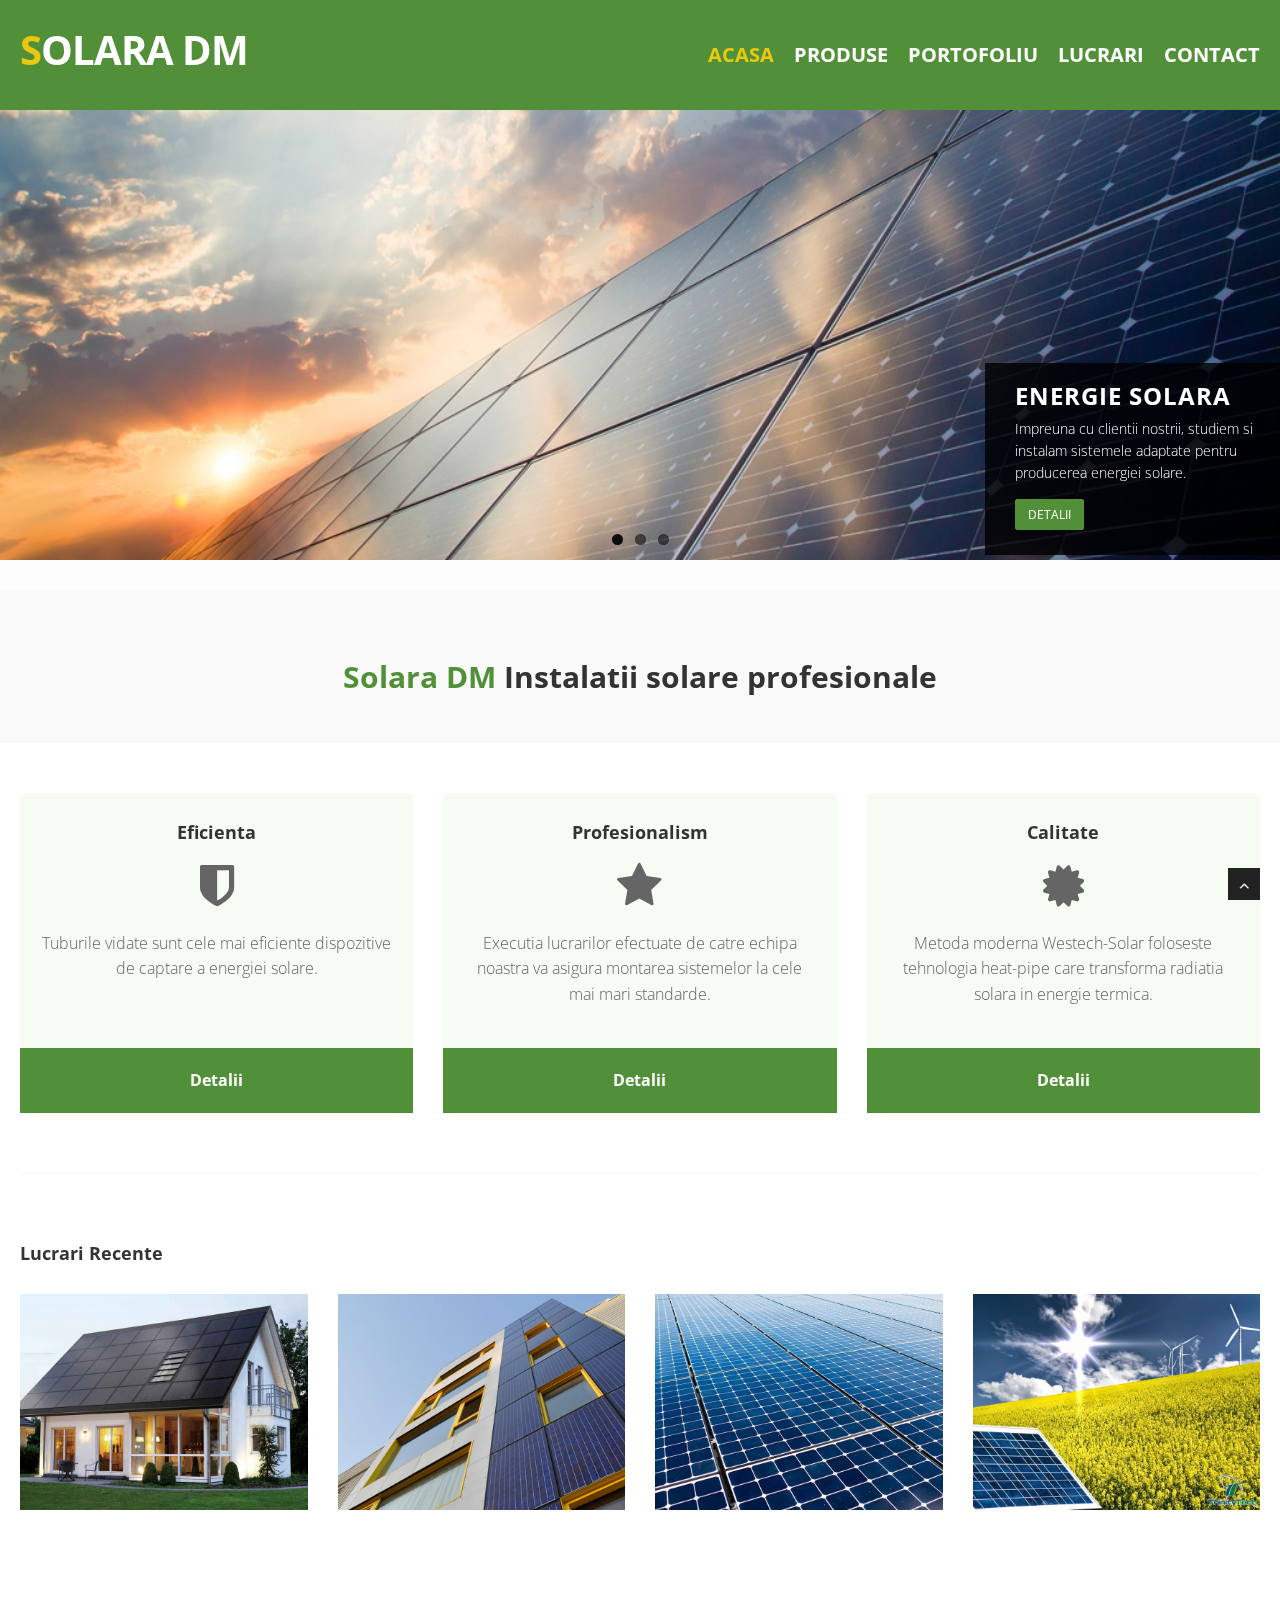
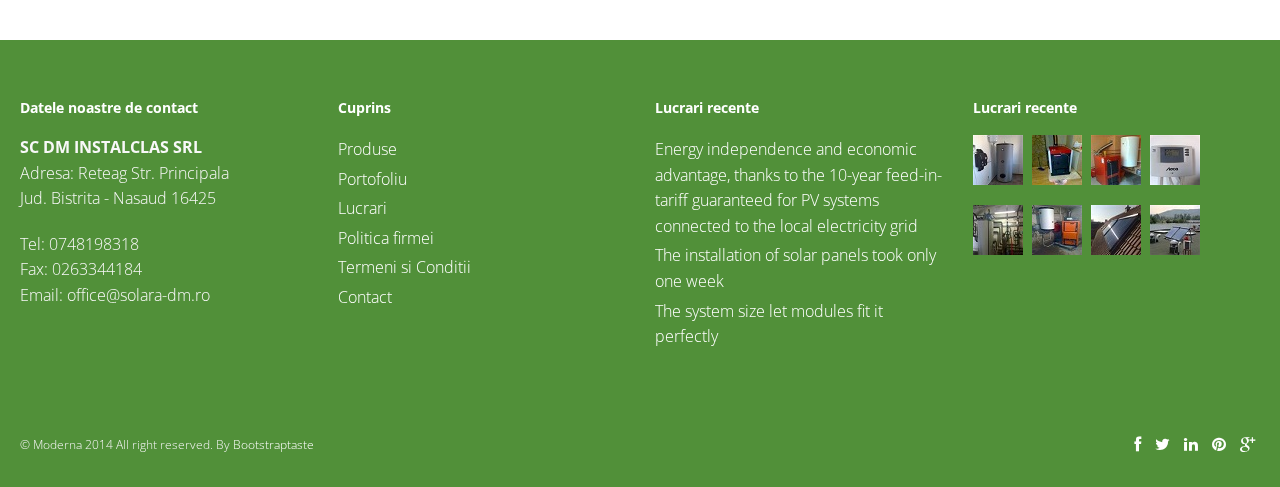
<file: SOLARA-DM v2.0/SOLARA-DM/moderna/moderna/index.html>
﻿<!DOCTYPE html>
<html lang="en">
<head>
<meta charset="utf-8">
<title>Solara DM - Energie solara</title>
<meta name="viewport" content="width=device-width, initial-scale=1.0" />
<meta name="description" content="" />
<meta name="author" content="http://bootstraptaste.com" />
<!-- css -->
<link href="css/bootstrap.min.css" rel="stylesheet" />
<link href="css/fancybox/jquery.fancybox.css" rel="stylesheet">
<link href="css/flexslider.css" rel="stylesheet" />
<link href="css/style.css" rel="stylesheet" />
<link href="css/custom.css" rel="stylesheet" />


<!-- Theme skin -->
<link href="skins/default.css" rel="stylesheet" />

<!-- HTML5 shim, for IE6-8 support of HTML5 elements -->
<!--[if lt IE 9]>
      <script src="http://html5shim.googlecode.com/svn/trunk/html5.js"></script>
    <![endif]-->

</head>
<body>
<div id="wrapper">
	<!-- start header -->
	<header>
        <div class="navbar navbar-default navbar-static-top">
            <div class="container">
                <div class="navbar-header">
                    <button type="button" class="navbar-toggle" data-toggle="collapse" data-target=".navbar-collapse">
                        <span class="icon-bar"></span>
                        <span class="icon-bar"></span>
                        <span class="icon-bar"></span>
                    </button>
                    <a class="navbar-brand" href="index.html"><span>S</span>Olara DM</a>
                </div>
                <div class="navbar-collapse collapse ">
                    <ul class="nav navbar-nav">
                        <li class="active"><a href="index.html">Acasa</a></li>
                        <li class="dropdown">
                            <a href="#" class="dropdown-toggle " data-toggle="dropdown" data-hover="dropdown" data-delay="0" data-close-others="false">Produse<b class=" icon-angle-down"></b></a>
                            <ul class="dropdown-menu" id="ddmID">
                                <li><a href="pompe.html">Pompe de caldura</a></li>
                                <li><a href="components.html">Instalatii de incalzire</a></li>
								<li><a href="pricingbox.html">Panouri Fotovolatile</a></li>
                            </ul>
                        </li>
                        <li><a href="portfolio.html">Portofoliu</a></li>
                        <li><a href="blog.html">Lucrari</a></li>
                        <li><a href="contact.html">Contact</a></li>
                    </ul>
                </div>
            </div>
        </div>
	</header>
	<!-- end header -->
	<section id="featured">
	<!-- start slider -->
	<div class="container image-slider">
		<div class="row">
			<div class="col-lg-12">
	<!-- Slider -->
        <div id="main-slider" class="flexslider">
            <ul class="slides">
              <li>
                <img src="img/slides/1.jpg" alt="" />
                <div class="flex-caption">
                    <h3>Energie solara</h3> 
					<p>Impreuna cu clientii nostrii, studiem si instalam sistemele adaptate pentru producerea energiei solare.</p> 
					<a href="#" class="btn btn-theme">Detalii</a>
                </div>
              </li>
              <li>
                <img src="img/slides/2.jpg" alt="" />
                <div class="flex-caption">
                    <h3>Pompe de caldura</h3> 
					<p>DM Instalclass comercializeaza si instaleaza, panouri solare cu tuburi vidate, produse de WESTECH SOLAR Germania, panouri fotovoltaice, pompe de caldura, si o gama larga de produse pentru instalatii sanitare si de incalzire.</p> 
					<a href="#" class="btn btn-theme">Detalii</a>
                </div>
              </li>
              <li>
                <img src="img/slides/3.jpg" alt="" />
                <div class="flex-caption">
                    <h3>Tehnologie</h3> 
					<p>Inginerii nostrii va vor prezenta noutatile tehnologice, solutiile si alternativele care se preteaza aplicatiei si corespund necesitatilor dumneavoastra.</p> 
					<a href="#" class="btn btn-theme">Detalii</a>
                </div>
              </li>
            </ul>
        </div>
	<!-- end slider -->
			</div>
		</div>
	</div>	
	
	

	</section>
	<section class="callaction">
	<div class="container">
		<div class="row">
			<div class="col-lg-12">
				<div class="big-cta">
					<div class="cta-text">
						<h2><span>Solara DM</span> Instalatii solare profesionale</h2>
					</div>
				</div>
			</div>
		</div>
	</div>
	</section>
	<section id="content">
	<div class="container">
		<div class="row">
			<div class="col-lg-12">
				<div class="row">
					<div class="col-lg-4">
						<div class="box">
							<div class="box-gray aligncenter">
								<h4>Eficienta</h4>
								<div class="icon">
                  <i class="fa fa-shield fa-3x"></i>
								</div>
								<p>
                  Tuburile vidate sunt cele mai eficiente dispozitive de captare a energiei solare.<br><br>
								</p>
									
							</div>
							<div class="box-bottom">
								<a href="#">Detalii</a>
							</div>
						</div>
					</div>
					<div class="col-lg-4">
						<div class="box">
							<div class="box-gray aligncenter">
								<h4>Profesionalism</h4>
								<div class="icon">
                  <i class="fa fa-star fa-3x"></i>
								</div>
								<p>
								 Executia lucrarilor efectuate de catre echipa noastra va asigura montarea sistemelor la cele mai mari standarde.
								</p>
									
							</div>
							<div class="box-bottom">
								<a href="#">Detalii</a>
							</div>
						</div>
					</div>
					<div class="col-lg-4">
						<div class="box">
							<div class="box-gray aligncenter">
								<h4>Calitate</h4>
								<div class="icon">
                  <i class="fa fa-certificate fa-3x"></i>
								</div>
								<p>
                  Metoda moderna Westech-Solar foloseste tehnologia heat-pipe care transforma radiatia solara in energie termica.
								</p>
									
							</div>
							<div class="box-bottom">
								<a href="#">Detalii</a>
							</div>
						</div>
					</div>
					
				</div>
			</div>
		</div>
		<!-- divider -->
		<div class="row">
			<div class="col-lg-12">
				<div class="solidline">
				</div>
			</div>
		</div>
		<!-- end divider -->
		<!-- Portfolio Projects -->
		<div class="row">
			<div class="col-lg-12">
				<h4 class="heading">Lucrari Recente</h4>
				<div class="row">
					<section id="projects">
					<ul id="thumbs" class="portfolio">
						<!-- Item Project and Filter Name -->
						<li class="col-lg-3 design" data-id="id-0" data-type="web">
						<div class="item-thumbs">
						<!-- Fancybox - Gallery Enabled - Title - Full Image -->
						<a class="hover-wrap fancybox" data-fancybox-group="gallery" title="Work 1" href="img/works/10.jpg">
						<span class="overlay-img"></span>
						<span class="overlay-img-thumb font-icon-plus"></span>
						</a>
						<!-- Thumb Image and Description -->
						<img src="img/works/10.jpg" alt="Lorem ipsum dolor sit amet, consectetur adipiscing elit. Phasellus quis elementum odio. Curabitur pellentesque, dolor vel pharetra mollis.">
						</div>
						</li>
						<!-- End Item Project -->
						<!-- Item Project and Filter Name -->
						<li class="item-thumbs col-lg-3 design" data-id="id-1" data-type="icon">
						<!-- Fancybox - Gallery Enabled - Title - Full Image -->
						<a class="hover-wrap fancybox" data-fancybox-group="gallery" title="Work 2" href="img/works/9.jpg">
						<span class="overlay-img"></span>
						<span class="overlay-img-thumb font-icon-plus"></span>
						</a>
						<!-- Thumb Image and Description -->
						<img src="img/works/9.jpg" alt="Lorem ipsum dolor sit amet, consectetur adipiscing elit. Phasellus quis elementum odio. Curabitur pellentesque, dolor vel pharetra mollis.">
						</li>
						<!-- End Item Project -->
						<!-- Item Project and Filter Name -->
						<li class="item-thumbs col-lg-3 photography" data-id="id-2" data-type="illustrator">
						<!-- Fancybox - Gallery Enabled - Title - Full Image -->
						<a class="hover-wrap fancybox" data-fancybox-group="gallery" title="Work 3" href="img/works/15.jpg">
						<span class="overlay-img"></span>
						<span class="overlay-img-thumb font-icon-plus"></span>
						</a>
						<!-- Thumb Image and Description -->
						<img src="img/works/15.jpg" alt="Lorem ipsum dolor sit amet, consectetur adipiscing elit. Phasellus quis elementum odio. Curabitur pellentesque, dolor vel pharetra mollis.">
						</li>
						<!-- End Item Project -->
						<!-- Item Project and Filter Name -->
						<li class="item-thumbs col-lg-3 photography" data-id="id-2" data-type="illustrator">
						<!-- Fancybox - Gallery Enabled - Title - Full Image -->
						<a class="hover-wrap fancybox" data-fancybox-group="gallery" title="Work 4" href="img/works/13.jpg">
						<span class="overlay-img"></span>
						<span class="overlay-img-thumb font-icon-plus"></span>
						</a>
						<!-- Thumb Image and Description -->
						<img src="img/works/13.jpg" alt="Lorem ipsum dolor sit amet, consectetur adipiscing elit. Phasellus quis elementum odio. Curabitur pellentesque, dolor vel pharetra mollis.">
						</li>
						<!-- End Item Project -->
					</ul>
					</section>
				</div>
			</div>
		</div>

	</div>
	</section>
	<footer>
	<div class="container">
		<div class="row">
			<div class="col-lg-3">
				<div class="widget">
					<h5 class="widgetheading">Datele noastre de contact</h5>
					<address>
					<strong>SC DM INSTALCLAS SRL</strong><br>
					 Adresa: Reteag Str. Principala<br>
					 Jud. Bistrita - Nasaud 16425</address>
					<p>
					  <i class="icon-phone"></i> Tel: 0748198318 <br>
            <i class="icon-phone"></i> Fax: 0263344184 <br>
           <i class="icon-envelope-alt"></i> Email: office@solara-dm.ro
					</p>
				</div>
			</div>
			<div class="col-lg-3">
				<div class="widget">
					<h5 class="widgetheading">Cuprins</h5>
					<ul class="link-list">
					  <li><a href="#">Produse</a></li>
					  <li><a href="#">Portofoliu</a></li>
            <li><a href="#">Lucrari</a></li>
						<li><a href="#">Politica firmei</a></li>
            <li><a href="#">Termeni si Conditii</a></li>
						<li><a href="#">Contact</a></li>
					</ul>
				</div>
			</div>
			<div class="col-lg-3">
				<div class="widget">
					<h5 class="widgetheading">Lucrari recente</h5>
					<ul class="link-list">
						<li><a href="#">Energy independence and economic advantage, thanks to the 10-year feed-in-tariff guaranteed for PV systems connected to the local electricity grid</a></li>
						<li><a href="#">The installation of solar panels took only one week</a></li>
						<li><a href="#"> The system size let modules fit it perfectly</a></li>
					</ul>
				</div>
			</div>
			<div class="col-lg-3">
				<div class="widget">
					<h5 class="widgetheading">Lucrari recente</h5>
					<div class="flickr_badge">
					  <div class="flickr_badge_image" id="flickr_badge_image1">
					    <a href="portfolio.html">
					      <img src="img/works/small 50x50/boiler.jpg" alt="Bolier photo" title="Boiler instalat in casa" height="75" width="75">
					    </a>
					  </div>
					  <div class="flickr_badge_image" id="flickr_badge_image1">
					    <a href="portfolio.html">
                <img src="img/works/small 50x50/centrala.jpg" alt="Bolier photo" title="Boiler instalat in casa" height="75" width="75">
					    </a>
					  </div>
					  <div class="flickr_badge_image" id="flickr_badge_image1">
					    <a href="portfolio.html">
                <img src="img/works/small 50x50/centrala2.jpg" alt="Bolier photo" title="Boiler instalat in casa" height="75" width="75">
					    </a>
					  </div>
					  <div class="flickr_badge_image" id="flickr_badge_image1">
					    <a href="portfolio.html">
                <img src="img/works/small 50x50/computer.jpg" alt="Bolier photo" title="Boiler instalat in casa" height="75" width="75">
					    </a>
					  </div>
					  <div class="flickr_badge_image" id="flickr_badge_image1">
					    <a href="portfolio.html">
                <img src="img/works/small 50x50/conducte2.jpg" alt="Bolier photo" title="Boiler instalat in casa" height="75" width="75">
					    </a>
					  </div>
					  <div class="flickr_badge_image" id="flickr_badge_image1">
					    <a href="portfolio.html">
                <img src="img/works/small 50x50/instalatie.jpg" alt="Bolier photo" title="Boiler instalat in casa" height="75" width="75">
					    </a>
					  </div>
					  <div class="flickr_badge_image" id="flickr_badge_image1">
					    <a href="portfolio.html">
                <img src="img/works/small 50x50/panou2.jpg" alt="Bolier photo" title="Boiler instalat in casa" height="75" width="75">
					    </a>
					  </div>
            <div class="flickr_badge_image" id="flickr_badge_image1">
              <a href="portfolio.html">
                <img src="img/works/small 50x50/panou3.jpg" alt="Bolier photo" title="Boiler instalat in casa" height="75" width="75">
              </a>
            </div>
					</div>
					<div class="clear">
					</div>
				</div>
			</div>
		</div>
	</div>
	<div id="sub-footer">
		<div class="container">
			<div class="row">
				<div class="col-lg-6">
					<div class="copyright">
						<p>
							<span>&copy; Moderna 2014 All right reserved. By </span><a href="http://bootstraptaste.com" target="_blank">Bootstraptaste</a>
						</p>
					</div>
				</div>
				<div class="col-lg-6">
					<ul class="social-network">
						<li><a href="#" data-placement="top" title="Facebook"><i class="fa fa-facebook"></i></a></li>
						<li><a href="#" data-placement="top" title="Twitter"><i class="fa fa-twitter"></i></a></li>
						<li><a href="#" data-placement="top" title="Linkedin"><i class="fa fa-linkedin"></i></a></li>
						<li><a href="#" data-placement="top" title="Pinterest"><i class="fa fa-pinterest"></i></a></li>
						<li><a href="#" data-placement="top" title="Google plus"><i class="fa fa-google-plus"></i></a></li>
					</ul>
				</div>
			</div>
		</div>
	</div>
	</footer>
</div>
<a href="#" class="scrollup"><i class="fa fa-angle-up active"></i></a>
<!-- javascript
    ================================================== -->
<!-- Placed at the end of the document so the pages load faster -->
<script src="js/jquery.js"></script>
<script src="js/jquery.easing.1.3.js"></script>
<script src="js/bootstrap.min.js"></script>
<script src="js/jquery.fancybox.pack.js"></script>
<script src="js/jquery.fancybox-media.js"></script>
<script src="js/google-code-prettify/prettify.js"></script>
<script src="js/portfolio/jquery.quicksand.js"></script>
<script src="js/portfolio/setting.js"></script>
<script src="js/jquery.flexslider.js"></script>
<script src="js/animate.js"></script>
<script src="js/custom.js"></script>
</body>
</html>
</file>
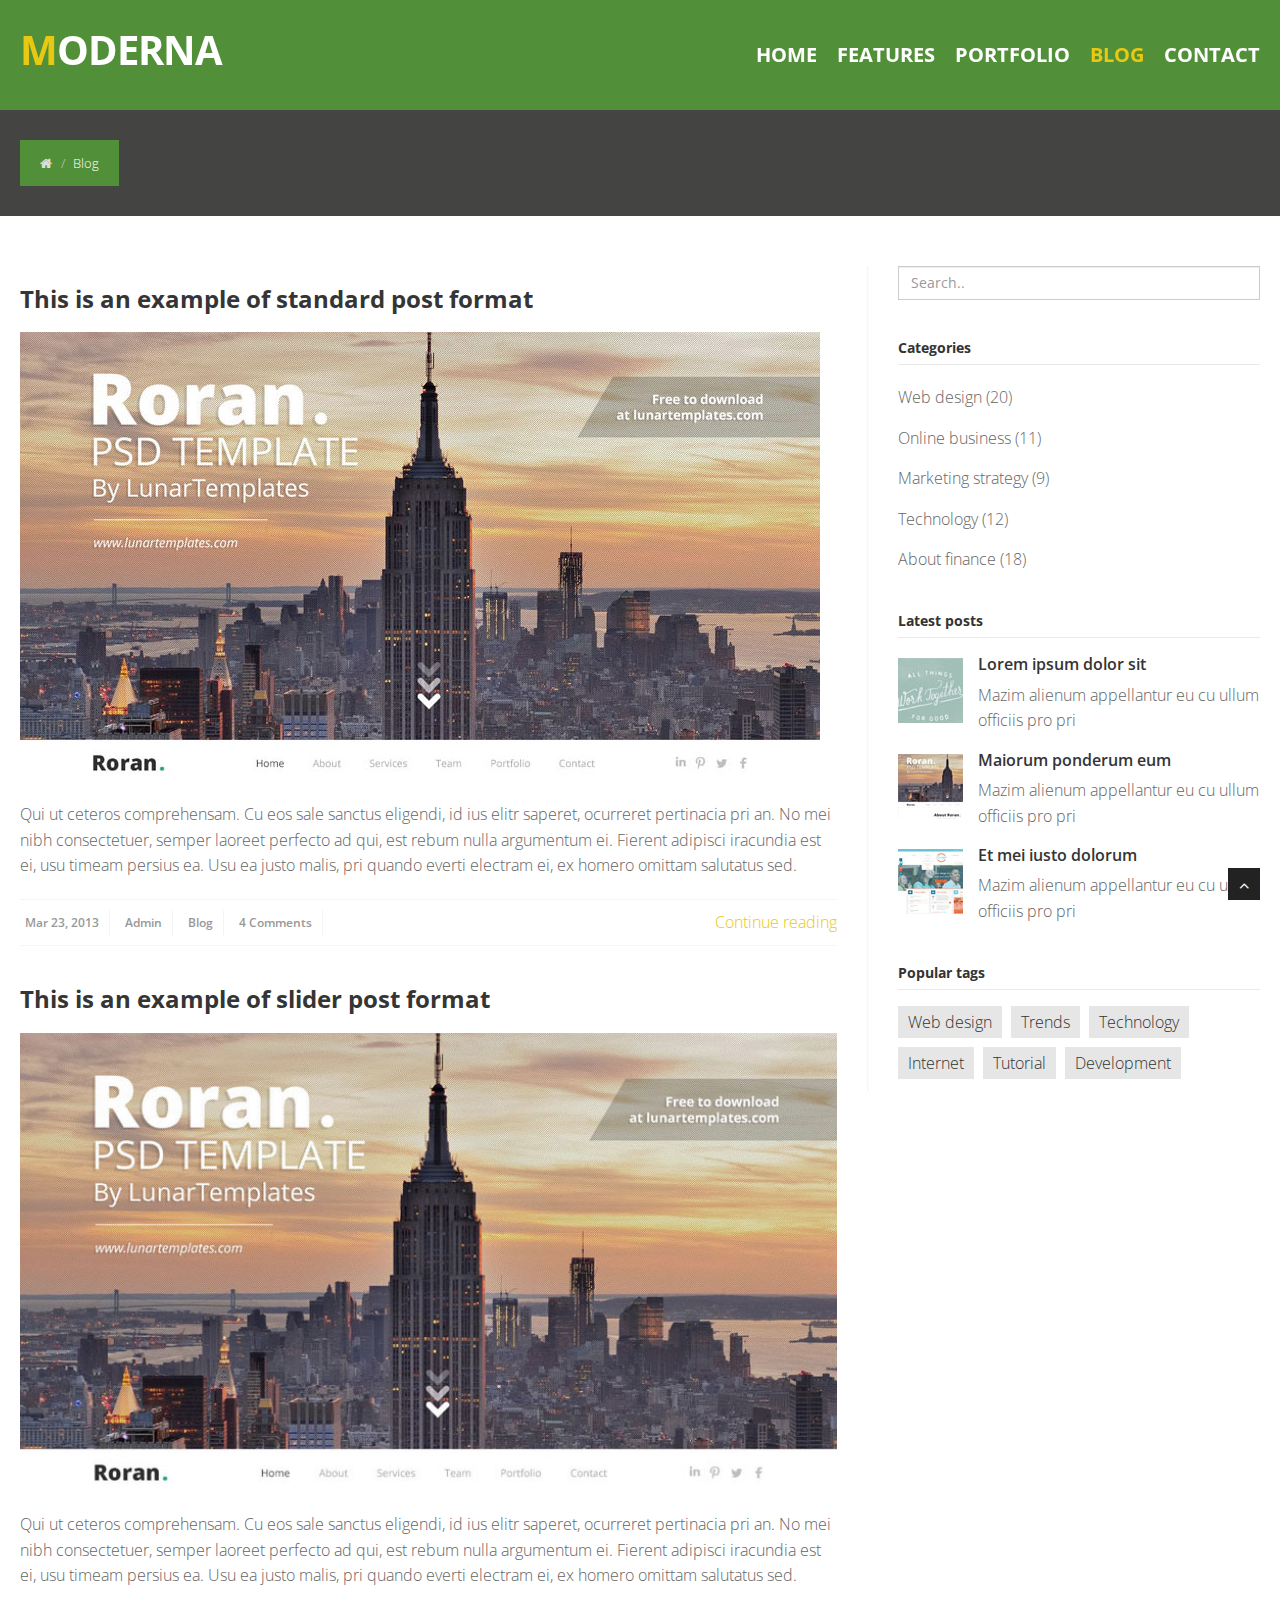
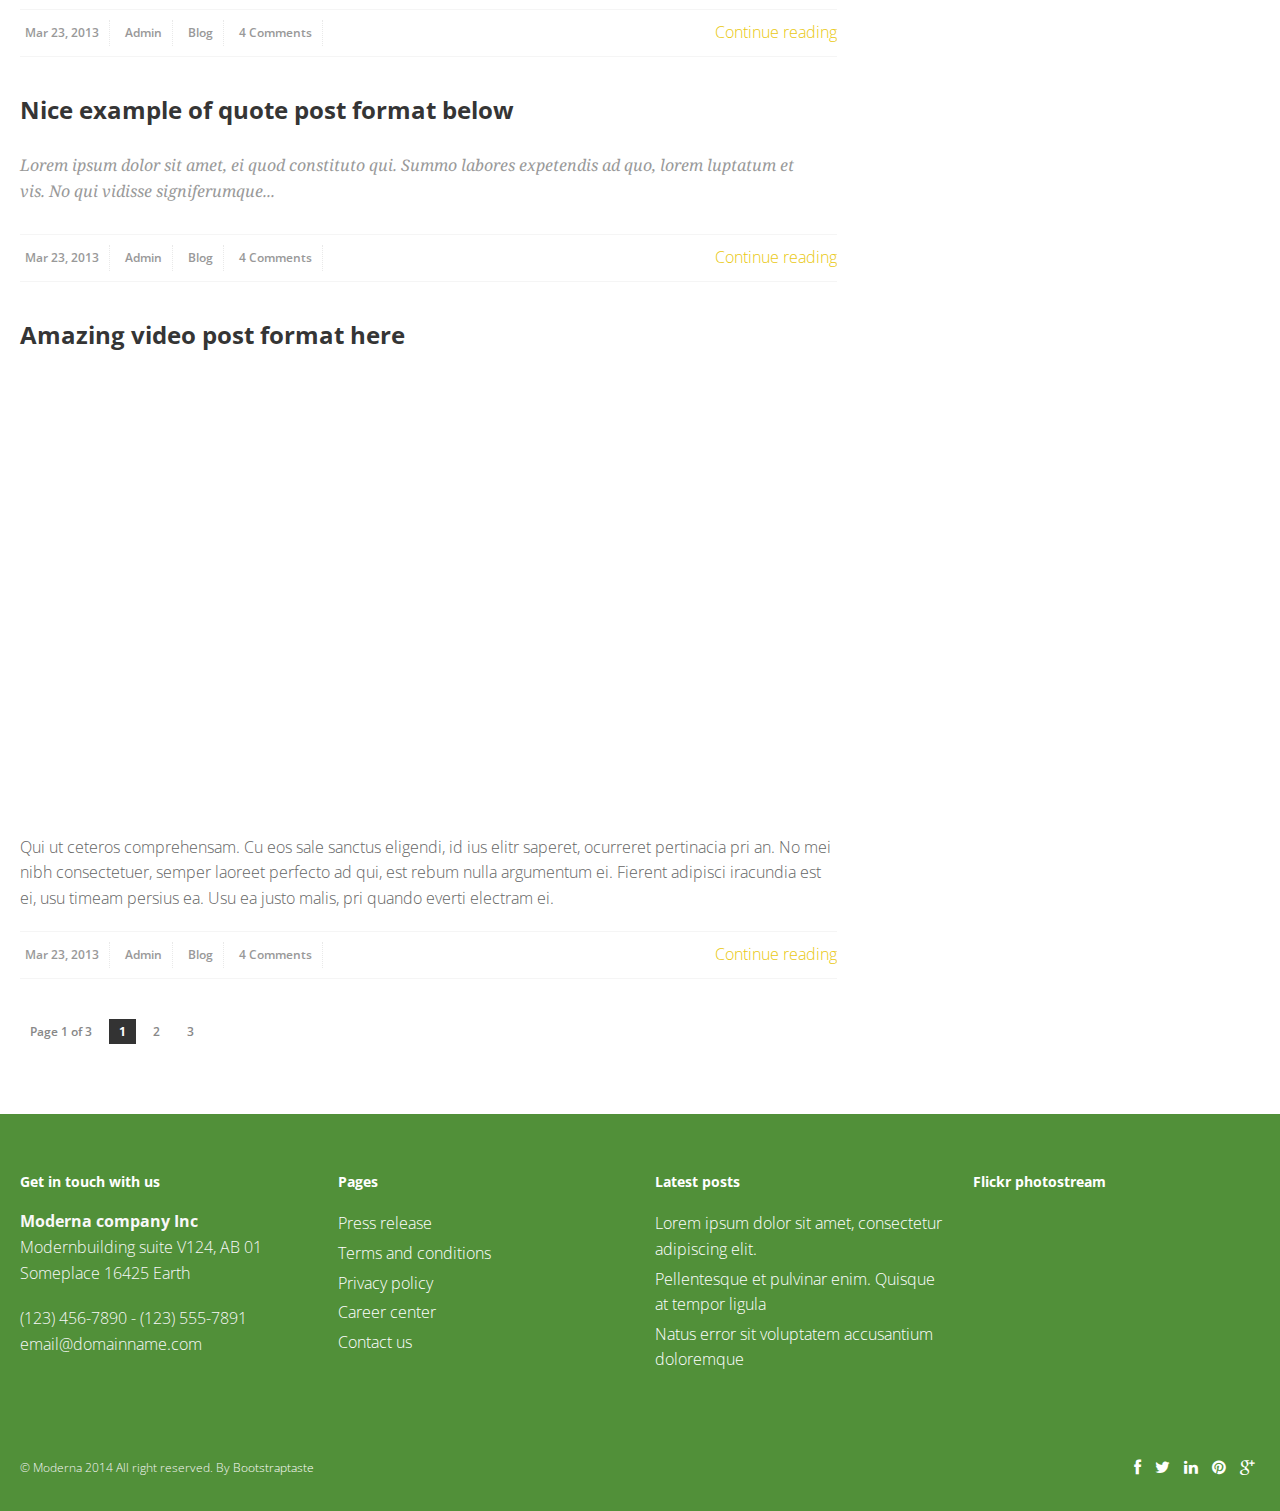
<file: SOLARA-DM v2.0/SOLARA-DM/moderna/moderna/blog.html>
<!DOCTYPE html>
<html lang="en">
<head>
<meta charset="utf-8">
<title>Solara DM</title>
<meta name="viewport" content="width=device-width, initial-scale=1.0" />
<meta name="description" content="" />
<meta name="author" content="http://bootstraptaste.com" />
<!-- css -->
<link href="css/bootstrap.min.css" rel="stylesheet" />
<link href="css/fancybox/jquery.fancybox.css" rel="stylesheet">
<link href="css/flexslider.css" rel="stylesheet" />
<link href="css/style.css" rel="stylesheet" />
<link href="css/custom.css" rel="stylesheet" />


<!-- Theme skin -->
<link href="skins/default.css" rel="stylesheet" />

<!-- HTML5 shim, for IE6-8 support of HTML5 elements -->
<!--[if lt IE 9]>
      <script src="http://html5shim.googlecode.com/svn/trunk/html5.js"></script>
    <![endif]-->

</head>
<body>
<div id="wrapper">
	<!-- start header -->
	<header>
        <div class="navbar navbar-default navbar-static-top">
            <div class="container">
                <div class="navbar-header">
                    <button type="button" class="navbar-toggle" data-toggle="collapse" data-target=".navbar-collapse">
                        <span class="icon-bar"></span>
                        <span class="icon-bar"></span>
                        <span class="icon-bar"></span>
                    </button>
                    <a class="navbar-brand" href="index.html"><span>M</span>oderna</a>
                </div>
                <div class="navbar-collapse collapse ">
                    <ul class="nav navbar-nav">
                        <li><a href="index.html">Home</a></li>
                        <li class="dropdown ">
                            <a href="#" class="dropdown-toggle " data-toggle="dropdown" data-hover="dropdown" data-delay="0" data-close-others="false">Features <b class=" icon-angle-down"></b></a>
                            <ul class="dropdown-menu" id="ddmID">
                                <li><a href="typography.html">Typography</a></li>
                                <li><a href="components.html">Components</a></li>
								<li><a href="pricingbox.html">Pricing box</a></li>
                            </ul>
                        </li>
                        <li><a href="portfolio.html">Portfolio</a></li>
                        <li class="active"><a href="blog.html">Blog</a></li>
                        <li><a href="contact.html">Contact</a></li>
                    </ul>
                </div>
            </div>
        </div>
	</header>
	<!-- end header -->
	<section id="inner-headline">
	<div class="container">
		<div class="row">
			<div class="col-lg-12">
				<ul class="breadcrumb">
					<li><a href="#"><i class="fa fa-home"></i></a><i class="icon-angle-right"></i></li>
					<li class="active">Blog</li>
				</ul>
			</div>
		</div>
	</div>
	</section>
	<section id="content">
	<div class="container">
		<div class="row">
			<div class="col-lg-8">
				<article>
						<div class="post-image">
							<div class="post-heading">
								<h3><a href="#">This is an example of standard post format</a></h3>
							</div>
							<img src="img/dummies/blog/img1.jpg" alt="" />
						</div>
						<p>
							 Qui ut ceteros comprehensam. Cu eos sale sanctus eligendi, id ius elitr saperet, ocurreret pertinacia pri an. No mei nibh consectetuer, semper laoreet perfecto ad qui, est rebum nulla argumentum ei. Fierent adipisci iracundia est ei, usu timeam persius ea. Usu ea justo malis, pri quando everti electram ei, ex homero omittam salutatus sed.
						</p>
						<div class="bottom-article">
							<ul class="meta-post">
								<li><i class="icon-calendar"></i><a href="#"> Mar 23, 2013</a></li>
								<li><i class="icon-user"></i><a href="#"> Admin</a></li>
								<li><i class="icon-folder-open"></i><a href="#"> Blog</a></li>
								<li><i class="icon-comments"></i><a href="#">4 Comments</a></li>
							</ul>
							<a href="#" class="pull-right">Continue reading <i class="icon-angle-right"></i></a>
						</div>
				</article>
				<article>
						<div class="post-slider">
							<div class="post-heading">
								<h3><a href="#">This is an example of slider post format</a></h3>
							</div>
							<!-- start flexslider -->
							<div id="post-slider" class="flexslider">
								<ul class="slides">
									<li>
									<img src="img/dummies/blog/img1.jpg" alt="" />
									</li>
									<li>
									<img src="img/dummies/blog/img2.jpg" alt="" />
									</li>
									<li>
									<img src="img/dummies/blog/img3.jpg" alt="" />
									</li>
								</ul>
							</div>
							<!-- end flexslider -->
						</div>
						<p>
							 Qui ut ceteros comprehensam. Cu eos sale sanctus eligendi, id ius elitr saperet, ocurreret pertinacia pri an. No mei nibh consectetuer, semper laoreet perfecto ad qui, est rebum nulla argumentum ei. Fierent adipisci iracundia est ei, usu timeam persius ea. Usu ea justo malis, pri quando everti electram ei, ex homero omittam salutatus sed.
						</p>
						<div class="bottom-article">
							<ul class="meta-post">
								<li><i class="icon-calendar"></i><a href="#"> Mar 23, 2013</a></li>
								<li><i class="icon-user"></i><a href="#"> Admin</a></li>
								<li><i class="icon-folder-open"></i><a href="#"> Blog</a></li>
								<li><i class="icon-comments"></i><a href="#">4 Comments</a></li>
							</ul>
							<a href="#" class="pull-right">Continue reading <i class="icon-angle-right"></i></a>
						</div>
				</article>
				<article>
						<div class="post-quote">
							<div class="post-heading">
								<h3><a href="#">Nice example of quote post format below</a></h3>
							</div>
							<blockquote>
								<i class="icon-quote-left"></i> Lorem ipsum dolor sit amet, ei quod constituto qui. Summo labores expetendis ad quo, lorem luptatum et vis. No qui vidisse signiferumque...
							</blockquote>
						</div>
						<div class="bottom-article">
							<ul class="meta-post">
								<li><i class="icon-calendar"></i><a href="#"> Mar 23, 2013</a></li>
								<li><i class="icon-user"></i><a href="#"> Admin</a></li>
								<li><i class="icon-folder-open"></i><a href="#"> Blog</a></li>
								<li><i class="icon-comments"></i><a href="#">4 Comments</a></li>
							</ul>
							<a href="#" class="pull-right">Continue reading <i class="icon-angle-right"></i></a>
						</div>
				</article>
				<article>
						<div class="post-video">
							<div class="post-heading">
								<h3><a href="#">Amazing video post format here</a></h3>
							</div>
							<div class="video-container">
								<iframe src="http://player.vimeo.com/video/30585464?title=0&amp;byline=0">
								</iframe>
							</div>
						</div>
						<p>
							 Qui ut ceteros comprehensam. Cu eos sale sanctus eligendi, id ius elitr saperet, ocurreret pertinacia pri an. No mei nibh consectetuer, semper laoreet perfecto ad qui, est rebum nulla argumentum ei. Fierent adipisci iracundia est ei, usu timeam persius ea. Usu ea justo malis, pri quando everti electram ei.
						</p>
						<div class="bottom-article">
							<ul class="meta-post">
								<li><i class="icon-calendar"></i><a href="#"> Mar 23, 2013</a></li>
								<li><i class="icon-user"></i><a href="#"> Admin</a></li>
								<li><i class="icon-folder-open"></i><a href="#"> Blog</a></li>
								<li><i class="icon-comments"></i><a href="#">4 Comments</a></li>
							</ul>
							<a href="#" class="pull-right">Continue reading <i class="icon-angle-right"></i></a>
						</div>
				</article>
				<div id="pagination">
					<span class="all">Page 1 of 3</span>
					<span class="current">1</span>
					<a href="#" class="inactive">2</a>
					<a href="#" class="inactive">3</a>
				</div>
			</div>
			<div class="col-lg-4">
				<aside class="right-sidebar">
				<div class="widget">
					<form class="form-search">
						<input class="form-control" type="text" placeholder="Search..">
					</form>
				</div>
				<div class="widget">
					<h5 class="widgetheading">Categories</h5>
					<ul class="cat">
						<li><i class="icon-angle-right"></i><a href="#">Web design</a><span> (20)</span></li>
						<li><i class="icon-angle-right"></i><a href="#">Online business</a><span> (11)</span></li>
						<li><i class="icon-angle-right"></i><a href="#">Marketing strategy</a><span> (9)</span></li>
						<li><i class="icon-angle-right"></i><a href="#">Technology</a><span> (12)</span></li>
						<li><i class="icon-angle-right"></i><a href="#">About finance</a><span> (18)</span></li>
					</ul>
				</div>
				<div class="widget">
					<h5 class="widgetheading">Latest posts</h5>
					<ul class="recent">
						<li>
						<img src="img/dummies/blog/65x65/thumb1.jpg" class="pull-left" alt="" />
						<h6><a href="#">Lorem ipsum dolor sit</a></h6>
						<p>
							 Mazim alienum appellantur eu cu ullum officiis pro pri
						</p>
						</li>
						<li>
						<a href="#"><img src="img/dummies/blog/65x65/thumb2.jpg" class="pull-left" alt="" /></a>
						<h6><a href="#">Maiorum ponderum eum</a></h6>
						<p>
							 Mazim alienum appellantur eu cu ullum officiis pro pri
						</p>
						</li>
						<li>
						<a href="#"><img src="img/dummies/blog/65x65/thumb3.jpg" class="pull-left" alt="" /></a>
						<h6><a href="#">Et mei iusto dolorum</a></h6>
						<p>
							 Mazim alienum appellantur eu cu ullum officiis pro pri
						</p>
						</li>
					</ul>
				</div>
				<div class="widget">
					<h5 class="widgetheading">Popular tags</h5>
					<ul class="tags">
						<li><a href="#">Web design</a></li>
						<li><a href="#">Trends</a></li>
						<li><a href="#">Technology</a></li>
						<li><a href="#">Internet</a></li>
						<li><a href="#">Tutorial</a></li>
						<li><a href="#">Development</a></li>
					</ul>
				</div>
				</aside>
			</div>
		</div>
	</div>
	</section>
	<footer>
	<div class="container">
		<div class="row">
			<div class="col-lg-3">
				<div class="widget">
					<h5 class="widgetheading">Get in touch with us</h5>
					<address>
					<strong>Moderna company Inc</strong><br>
					 Modernbuilding suite V124, AB 01<br>
					 Someplace 16425 Earth </address>
					<p>
						<i class="icon-phone"></i> (123) 456-7890 - (123) 555-7891 <br>
						<i class="icon-envelope-alt"></i> email@domainname.com
					</p>
				</div>
			</div>
			<div class="col-lg-3">
				<div class="widget">
					<h5 class="widgetheading">Pages</h5>
					<ul class="link-list">
						<li><a href="#">Press release</a></li>
						<li><a href="#">Terms and conditions</a></li>
						<li><a href="#">Privacy policy</a></li>
						<li><a href="#">Career center</a></li>
						<li><a href="#">Contact us</a></li>
					</ul>
				</div>
			</div>
			<div class="col-lg-3">
				<div class="widget">
					<h5 class="widgetheading">Latest posts</h5>
					<ul class="link-list">
						<li><a href="#">Lorem ipsum dolor sit amet, consectetur adipiscing elit.</a></li>
						<li><a href="#">Pellentesque et pulvinar enim. Quisque at tempor ligula</a></li>
						<li><a href="#">Natus error sit voluptatem accusantium doloremque</a></li>
					</ul>
				</div>
			</div>
			<div class="col-lg-3">
				<div class="widget">
					<h5 class="widgetheading">Flickr photostream</h5>
					<div class="flickr_badge">
						<script type="text/javascript" src="http://www.flickr.com/badge_code_v2.gne?count=8&amp;display=random&amp;size=s&amp;layout=x&amp;source=user&amp;user=34178660@N03"></script>
					</div>
					<div class="clear">
					</div>
				</div>
			</div>
		</div>
	</div>
	<div id="sub-footer">
		<div class="container">
			<div class="row">
				<div class="col-lg-6">
					<div class="copyright">
						<p>
							<span>&copy; Moderna 2014 All right reserved. By </span><a href="http://bootstraptaste.com" target="_blank">Bootstraptaste</a>
						</p>
					</div>
				</div>
				<div class="col-lg-6">
					<ul class="social-network">
						<li><a href="#" data-placement="top" title="Facebook"><i class="fa fa-facebook"></i></a></li>
						<li><a href="#" data-placement="top" title="Twitter"><i class="fa fa-twitter"></i></a></li>
						<li><a href="#" data-placement="top" title="Linkedin"><i class="fa fa-linkedin"></i></a></li>
						<li><a href="#" data-placement="top" title="Pinterest"><i class="fa fa-pinterest"></i></a></li>
						<li><a href="#" data-placement="top" title="Google plus"><i class="fa fa-google-plus"></i></a></li>
					</ul>
				</div>
			</div>
		</div>
	</div>
	</footer>
</div>
<a href="#" class="scrollup"><i class="fa fa-angle-up active"></i></a>
<!-- javascript
    ================================================== -->
<!-- Placed at the end of the document so the pages load faster -->
<script src="js/jquery.js"></script>
<script src="js/jquery.easing.1.3.js"></script>
<script src="js/bootstrap.min.js"></script>
<script src="js/jquery.fancybox.pack.js"></script>
<script src="js/jquery.fancybox-media.js"></script>
<script src="js/google-code-prettify/prettify.js"></script>
<script src="js/portfolio/jquery.quicksand.js"></script>
<script src="js/portfolio/setting.js"></script>
<script src="js/jquery.flexslider.js"></script>
<script src="js/animate.js"></script>
<script src="js/custom.js"></script>
</body>
</html>
</file>
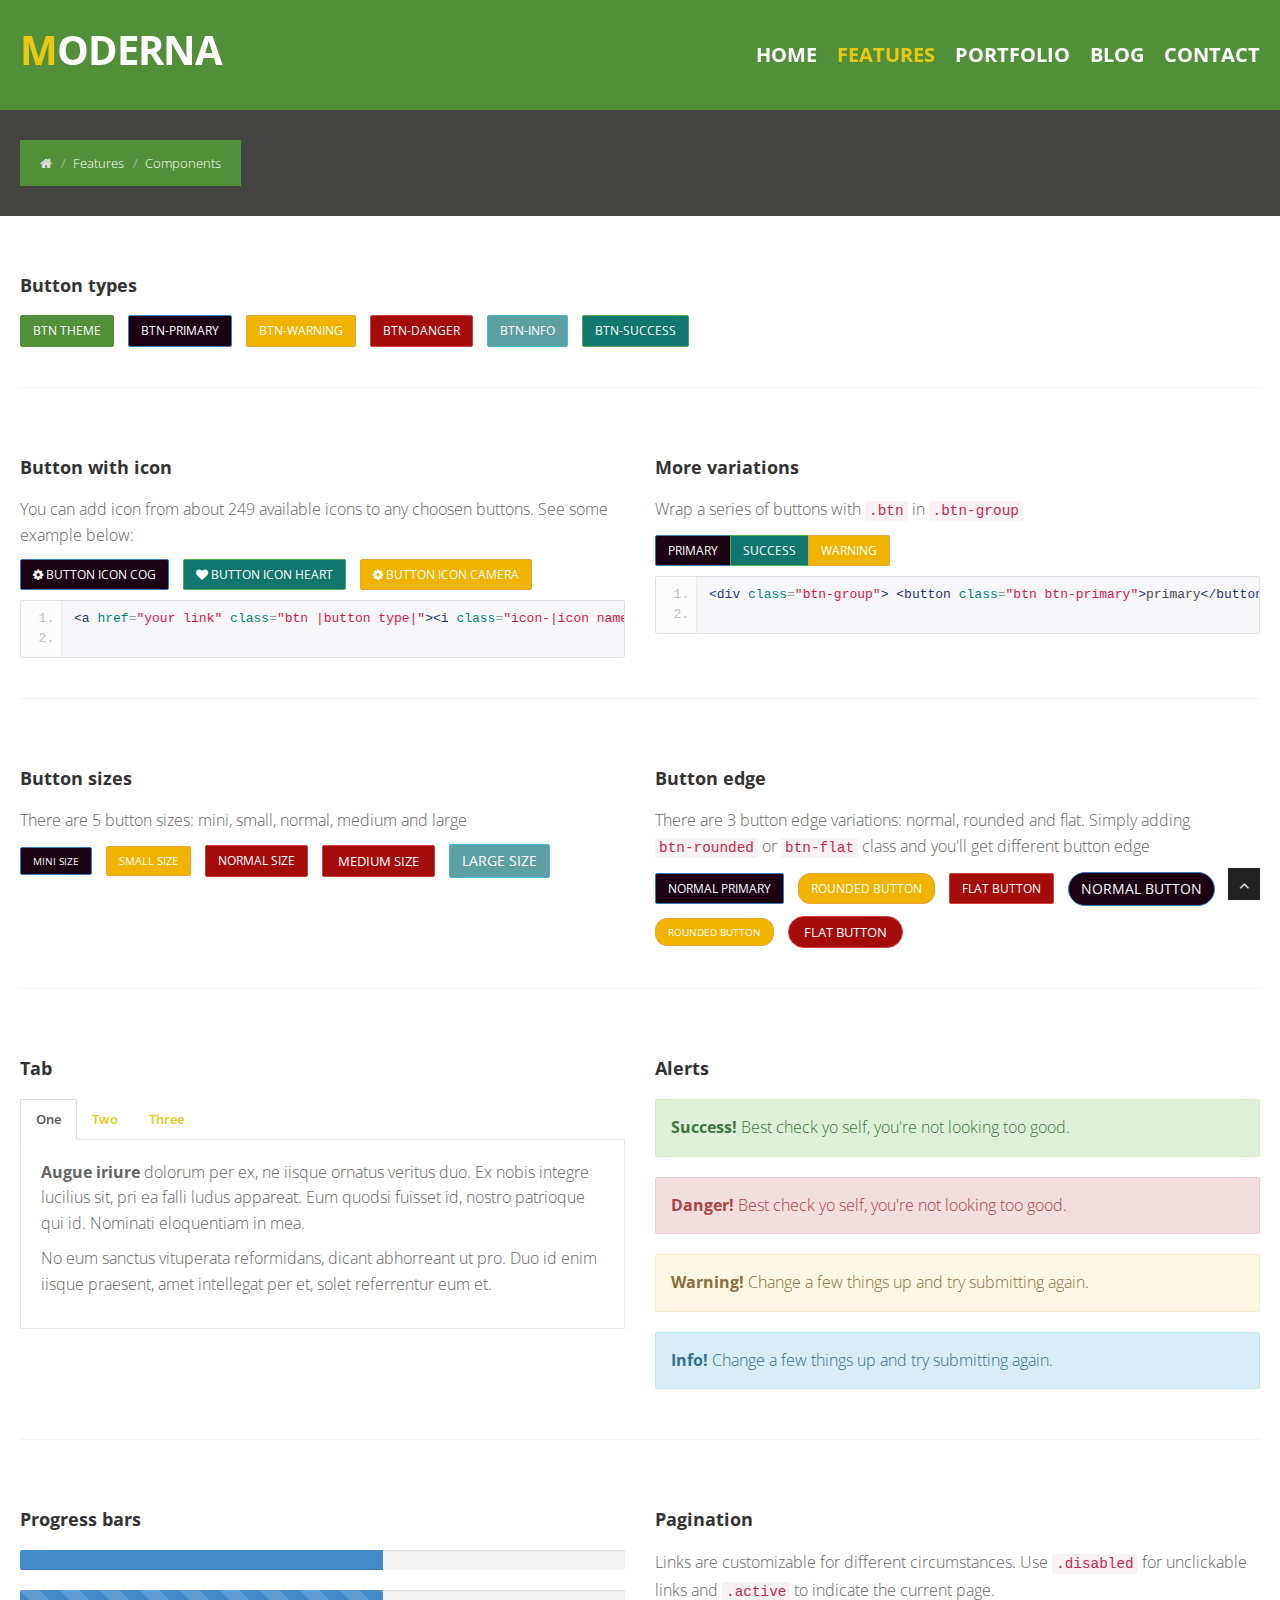
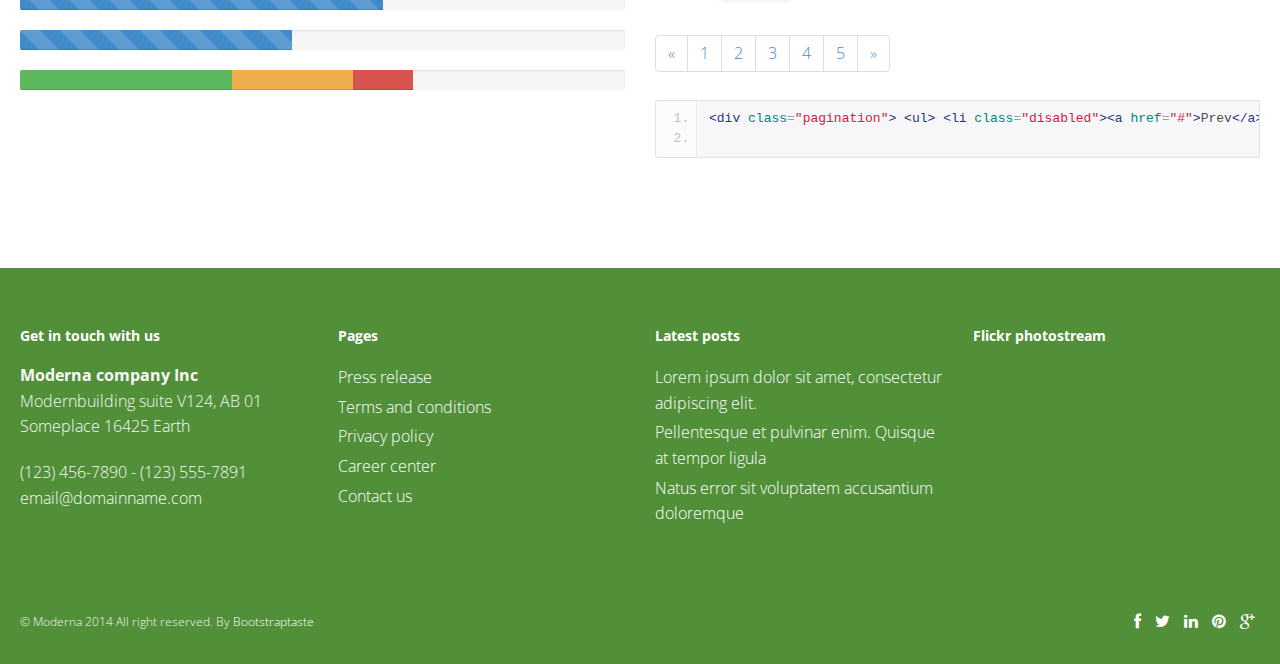
<file: SOLARA-DM v2.0/SOLARA-DM/moderna/moderna/components.html>
<!DOCTYPE html>
<html lang="en">
<head>
<meta charset="utf-8">
<title>Solara DM</title>
<meta name="viewport" content="width=device-width, initial-scale=1.0" />
<meta name="description" content="" />
<meta name="author" content="http://bootstraptaste.com" />
<!-- css -->
<link href="css/bootstrap.min.css" rel="stylesheet" />
<link href="css/fancybox/jquery.fancybox.css" rel="stylesheet">
<link href="css/flexslider.css" rel="stylesheet" />
<link href="css/style.css" rel="stylesheet" />
<link href="css/custom.css" rel="stylesheet" />


<!-- Theme skin -->
<link href="skins/default.css" rel="stylesheet" />

<!-- HTML5 shim, for IE6-8 support of HTML5 elements -->
<!--[if lt IE 9]>
      <script src="http://html5shim.googlecode.com/svn/trunk/html5.js"></script>
    <![endif]-->

</head>
<body>
<div id="wrapper">
	<!-- start header -->
	<header>
        <div class="navbar navbar-default navbar-static-top">
            <div class="container">
                <div class="navbar-header">
                    <button type="button" class="navbar-toggle" data-toggle="collapse" data-target=".navbar-collapse">
                        <span class="icon-bar"></span>
                        <span class="icon-bar"></span>
                        <span class="icon-bar"></span>
                    </button>
                    <a class="navbar-brand" href="index.html"><span>M</span>oderna</a>
                </div>
                <div class="navbar-collapse collapse ">
                    <ul class="nav navbar-nav">
                        <li><a href="index.html">Home</a></li>
                        <li class="dropdown active">
                            <a href="#" class="dropdown-toggle " data-toggle="dropdown" data-hover="dropdown" data-delay="0" data-close-others="false">Features <b class=" icon-angle-down"></b></a>
                            <ul class="dropdown-menu" id="ddmID">
                                <li><a href="typography.html">Typography</a></li>
                                <li><a href="components.html">Components</a></li>
								<li><a href="pricingbox.html">Pricing box</a></li>
                            </ul>
                        </li>
                        <li><a href="portfolio.html">Portfolio</a></li>
                        <li><a href="blog.html">Blog</a></li>
                        <li><a href="contact.html">Contact</a></li>
                    </ul>
                </div>
            </div>
        </div>
	</header>
	<!-- end header -->
	<section id="inner-headline">
	<div class="container">
		<div class="row">
			<div class="col-lg-12">
				<ul class="breadcrumb">
					<li><a href="#"><i class="fa fa-home"></i></a><i class="icon-angle-right"></i></li>
					<li><a href="#">Features</a><i class="icon-angle-right"></i></li>
					<li class="active">Components</li>
				</ul>
			</div>
		</div>
	</div>
	</section>
	<section id="content">
	<div class="container">
		<div class="row demobtn">
			<div class="col-lg-12">
				<div class="row">
					<div class="col-lg-12">
						<h4>Button types</h4>
						<a href="#" class="btn btn-theme">btn theme</a>
						<a href="#" class="btn btn-primary">btn-primary</a>
						<a href="#" class="btn btn-warning">btn-warning</a>
						<a href="#" class="btn btn-danger">btn-danger</a>
						<a href="#" class="btn btn-info">btn-info</a>
						<a href="#" class="btn btn-success">btn-success</a>
					</div>
				</div>
				<!-- divider -->
				<div class="row">
					<div class="col-lg-12">
						<div class="solidline">
						</div>
					</div>
				</div>
				<!-- end divider -->
				<div class="row">
					<div class="col-lg-6">
						<h4>Button with icon</h4>
						<p>
							You can add icon from about 249 available icons to any choosen buttons. See some example below:
						</p>
						<a href="#" class="btn btn-primary"><i class="fa fa-cog"></i> button icon cog</a>
						<a href="#" class="btn btn-success"><i class="fa fa-heart"></i> button icon heart</a>
						<a href="#" class="btn btn-warning"><i class="fa fa-cog"></i> button icon camera</a>
						<pre class="prettyprint linenums">
&lt;a href="your link" class="btn |button type|"&gt;&lt;i class="icon-|icon name|"&gt;&lt;/i&gt; Your button text&lt;/a&gt;
						</pre>
					</div>
					<div class="col-lg-6">
						<h4>More variations</h4>
						<p>
							Wrap a series of buttons with <code>.btn</code> in <code>.btn-group</code>
						</p>
						<div class="bs-docs-example">
							<div class="btn-group">
								<button class="btn btn-primary">primary</button>
								<button class="btn btn-success">success</button>
								<button class="btn btn-warning">warning</button>
							</div>
						</div>
						<pre class="prettyprint linenums">
&lt;div class="btn-group"&gt; &lt;button class="btn btn-primary"&gt;primary&lt;/button&gt; &lt;button class="btn btn-success"&gt;success&lt;/button&gt; &lt;button class="btn btn-inverse"&gt;warning&lt;/button&gt; &lt;/div&gt;
						</pre>
					</div>
				</div>
				<!-- divider -->
				<div class="row">
					<div class="col-lg-12">
						<div class="solidline">
						</div>
					</div>
				</div>
				<!-- end divider -->
				<div class="row">
					<div class="col-lg-6">
						<h4>Button sizes</h4>
						<p>
							There are 5 button sizes: mini, small, normal, medium and large
						</p>
						<a href="#" class="btn btn-mini btn-primary">mini size</a>
						<a href="#" class="btn btn-small btn-warning">small size</a>
						<a href="#" class="btn btn-danger">normal size</a>
						<a href="#" class="btn btn-medium btn-danger">Medium size</a>
						<a href="#" class="btn btn-large btn-info">Large size</a>
					</div>
					<div class="col-lg-6">
						<h4>Button edge</h4>
						<p>
							There are 3 button edge variations: normal, rounded and flat. Simply adding <code>btn-rounded</code> or <code>btn-flat</code> class and you'll get different button edge
						</p>
						<a href="#" class="btn btn-primary">normal primary</a>
						<a href="#" class="btn btn-warning btn-rounded">rounded button</a>
						<a href="#" class="btn btn-danger btn-flat">flat button</a>
						<a href="#" class="btn btn-primary btn-large btn-rounded">normal button</a>
						<a href="#" class="btn btn-warning btn-mini btn-rounded">rounded button</a>
						<a href="#" class="btn btn-danger btn-medium btn-rounded">flat button</a>
					</div>
				</div>
				<!-- divider -->
				<div class="row">
					<div class="col-lg-12">
						<div class="solidline">
						</div>
					</div>
				</div>
				<!-- end divider -->
				<div class="row">
					<div class="col-lg-6">
						<h4>Tab</h4>
						<ul class="nav nav-tabs">
							<li class="active"><a href="#one" data-toggle="tab"><i class="icon-briefcase"></i> One</a></li>
							<li><a href="#two" data-toggle="tab">Two</a></li>
							<li><a href="#three" data-toggle="tab">Three</a></li>
						</ul>
						<div class="tab-content">
							<div class="tab-pane active" id="one">
								<p>
									<strong>Augue iriure</strong> dolorum per ex, ne iisque ornatus veritus duo. Ex nobis integre lucilius sit, pri ea falli ludus appareat. Eum quodsi fuisset id, nostro patrioque qui id. Nominati eloquentiam in mea.
								</p>
								<p>
									 No eum sanctus vituperata reformidans, dicant abhorreant ut pro. Duo id enim iisque praesent, amet intellegat per et, solet referrentur eum et.
								</p>
							</div>
							<div class="tab-pane" id="two">
								<p>
									 Tale dolor mea ex, te enim assum suscipit cum, vix aliquid omittantur in. Duo eu cibo dolorum menandri, nam sumo dicit admodum ei. Ne mazim commune honestatis cum, mentitum phaedrum sit et.
								</p>
							</div>
							<div class="tab-pane" id="three">
								<p>
									 Cu cum commodo regione definiebas. Cum ea eros laboramus, audire deseruisse his at, munere aeterno ut quo. Et ius doming causae philosophia, vitae bonorum intellegat usu cu.
								</p>
							</div>
						</div>
					</div>
					<div class="col-lg-6">
						<h4>Alerts</h4>
						<div class="alert alert-success">
							<strong>Success!</strong> Best check yo self, you're not looking too good.
						</div>
						<div class="alert alert-danger">
							<strong>Danger!</strong> Best check yo self, you're not looking too good.
						</div>
						<div class="alert alert-warning">
							<strong>Warning!</strong> Change a few things up and try submitting again.
						</div>
						<div class="alert alert-info">
							<strong>Info!</strong> Change a few things up and try submitting again.
						</div>
					</div>
					
				</div>
				<!-- divider -->
				<div class="row">
					<div class="col-lg-12">
						<div class="solidline">
						</div>
					</div>
				</div>
				<!-- end divider -->

				<div class="row">
					<div class="col-lg-6">
						<h4>Progress bars</h4>
<div class="progress">
  <div class="progress-bar" role="progressbar" aria-valuenow="60" aria-valuemin="0" aria-valuemax="100" style="width: 60%;">
    <span class="sr-only">60% Complete</span>
  </div>
</div>

<div class="progress progress-striped">
  <div class="progress-bar" role="progressbar" aria-valuenow="60" aria-valuemin="0" aria-valuemax="100" style="width: 60%;">
    <span class="sr-only">40% Complete</span>
  </div>
</div>
<div class="progress progress-striped active">
  <div class="progress-bar"  role="progressbar" aria-valuenow="45" aria-valuemin="0" aria-valuemax="100" style="width: 45%">
    <span class="sr-only">45% Complete</span>
  </div>
</div>
<div class="progress">
  <div class="progress-bar progress-bar-success" style="width: 35%">
    <span class="sr-only">35% Complete (success)</span>
  </div>
  <div class="progress-bar progress-bar-warning" style="width: 20%">
    <span class="sr-only">20% Complete (warning)</span>
  </div>
  <div class="progress-bar progress-bar-danger" style="width: 10%">
    <span class="sr-only">10% Complete (danger)</span>
  </div>
</div>

					</div>
					<div class="col-lg-6">
						<h4>Pagination</h4>
						<p>
							 Links are customizable for different circumstances. Use <code>.disabled</code> for unclickable links and <code>.active</code> to indicate the current page.
						</p>
<ul class="pagination">
  <li><a href="#">&laquo;</a></li>
  <li><a href="#">1</a></li>
  <li><a href="#">2</a></li>
  <li><a href="#">3</a></li>
  <li><a href="#">4</a></li>
  <li><a href="#">5</a></li>
  <li><a href="#">&raquo;</a></li>
</ul>

						<pre class="prettyprint linenums">
&lt;div class="pagination"&gt; &lt;ul&gt; &lt;li class="disabled"&gt;&lt;a href="#"&gt;Prev&lt;/a&gt;&lt;/li&gt; &lt;li class="active"&gt;&lt;a href="#"&gt;1&lt;/a&gt;&lt;/li&gt; &lt;li&gt;&lt;a href="#"&gt;2&lt;/a&gt;&lt;/li&gt; &lt;li&gt;&lt;a href="#"&gt;3&lt;/a&gt;&lt;/li&gt; &lt;li&gt;&lt;a href="#"&gt;Next&lt;/a&gt;&lt;/li&gt; &lt;/ul&gt; &lt;/div&gt;
						</pre>
					</div>
				</div>
			</div>
			<!-- end col-lg-12 -->
		</div>
	</div>
	</section>
	<footer>
	<div class="container">
		<div class="row">
			<div class="col-lg-3">
				<div class="widget">
					<h5 class="widgetheading">Get in touch with us</h5>
					<address>
					<strong>Moderna company Inc</strong><br>
					 Modernbuilding suite V124, AB 01<br>
					 Someplace 16425 Earth </address>
					<p>
						<i class="icon-phone"></i> (123) 456-7890 - (123) 555-7891 <br>
						<i class="icon-envelope-alt"></i> email@domainname.com
					</p>
				</div>
			</div>
			<div class="col-lg-3">
				<div class="widget">
					<h5 class="widgetheading">Pages</h5>
					<ul class="link-list">
						<li><a href="#">Press release</a></li>
						<li><a href="#">Terms and conditions</a></li>
						<li><a href="#">Privacy policy</a></li>
						<li><a href="#">Career center</a></li>
						<li><a href="#">Contact us</a></li>
					</ul>
				</div>
			</div>
			<div class="col-lg-3">
				<div class="widget">
					<h5 class="widgetheading">Latest posts</h5>
					<ul class="link-list">
						<li><a href="#">Lorem ipsum dolor sit amet, consectetur adipiscing elit.</a></li>
						<li><a href="#">Pellentesque et pulvinar enim. Quisque at tempor ligula</a></li>
						<li><a href="#">Natus error sit voluptatem accusantium doloremque</a></li>
					</ul>
				</div>
			</div>
			<div class="col-lg-3">
				<div class="widget">
					<h5 class="widgetheading">Flickr photostream</h5>
					<div class="flickr_badge">
						<script type="text/javascript" src="http://www.flickr.com/badge_code_v2.gne?count=8&amp;display=random&amp;size=s&amp;layout=x&amp;source=user&amp;user=34178660@N03"></script>
					</div>
					<div class="clear">
					</div>
				</div>
			</div>
		</div>
	</div>
	<div id="sub-footer">
		<div class="container">
			<div class="row">
				<div class="col-lg-6">
					<div class="copyright">
						<p>
							<span>&copy; Moderna 2014 All right reserved. By </span><a href="http://bootstraptaste.com" target="_blank">Bootstraptaste</a>
						</p>
					</div>
				</div>
				<div class="col-lg-6">
					<ul class="social-network">
						<li><a href="#" data-placement="top" title="Facebook"><i class="fa fa-facebook"></i></a></li>
						<li><a href="#" data-placement="top" title="Twitter"><i class="fa fa-twitter"></i></a></li>
						<li><a href="#" data-placement="top" title="Linkedin"><i class="fa fa-linkedin"></i></a></li>
						<li><a href="#" data-placement="top" title="Pinterest"><i class="fa fa-pinterest"></i></a></li>
						<li><a href="#" data-placement="top" title="Google plus"><i class="fa fa-google-plus"></i></a></li>
					</ul>
				</div>
			</div>
		</div>
	</div>
	</footer>
</div>
<a href="#" class="scrollup"><i class="fa fa-angle-up active"></i></a>
<!-- javascript
    ================================================== -->
<!-- Placed at the end of the document so the pages load faster -->
<script src="js/jquery.js"></script>
<script src="js/jquery.easing.1.3.js"></script>
<script src="js/bootstrap.min.js"></script>
<script src="js/jquery.fancybox.pack.js"></script>
<script src="js/jquery.fancybox-media.js"></script>
<script src="js/google-code-prettify/prettify.js"></script>
<script src="js/portfolio/jquery.quicksand.js"></script>
<script src="js/portfolio/setting.js"></script>
<script src="js/jquery.flexslider.js"></script>
<script src="js/animate.js"></script>
<script src="js/custom.js"></script>
</body>
</html>
</file>
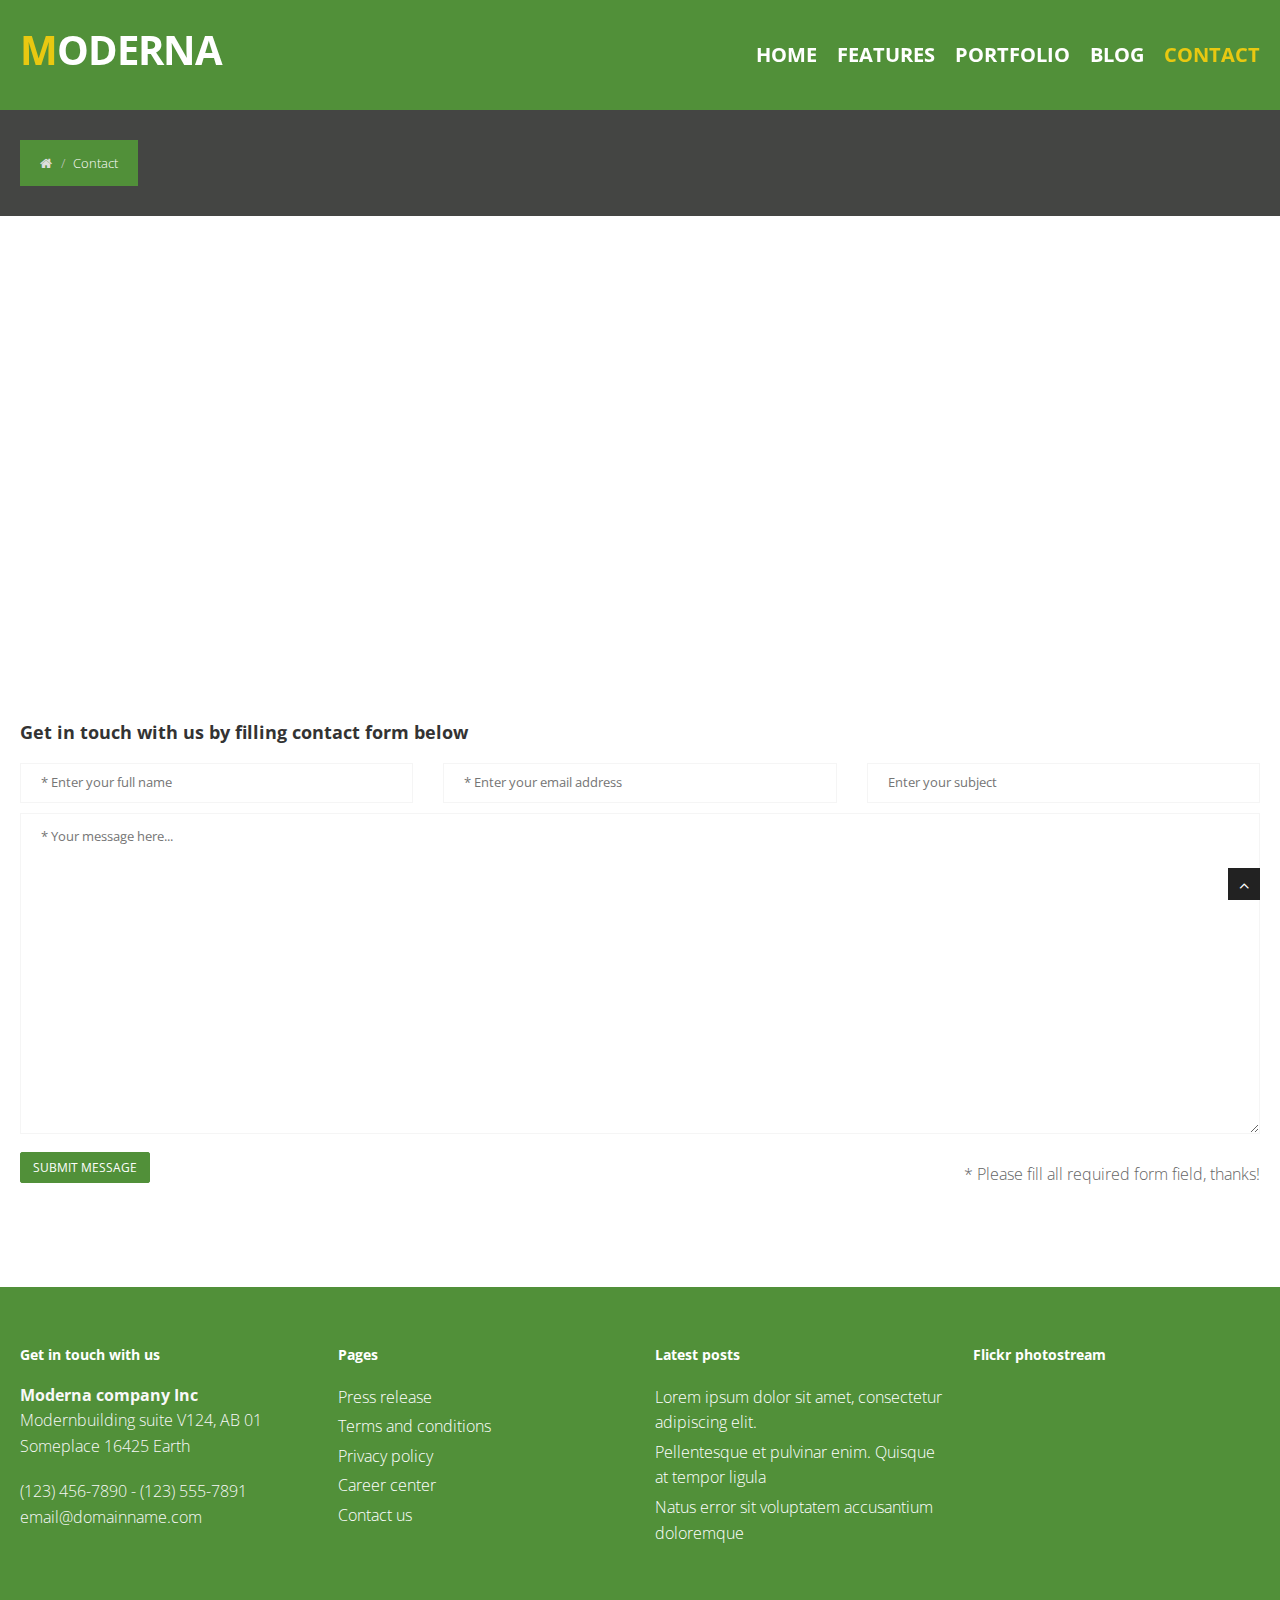
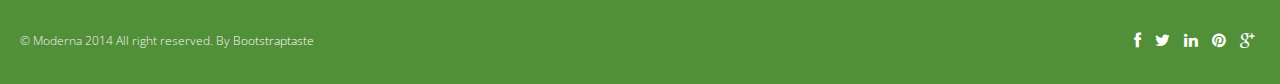
<file: SOLARA-DM v2.0/SOLARA-DM/moderna/moderna/contact.html>
<!DOCTYPE html>
<html lang="en">
<head>
<meta charset="utf-8">
<title>Solara DM - Contact</title>
<meta name="viewport" content="width=device-width, initial-scale=1.0" />
<meta name="description" content="" />
<meta name="author" content="http://bootstraptaste.com" />
<!-- css -->
<link href="css/bootstrap.min.css" rel="stylesheet" />
<link href="css/fancybox/jquery.fancybox.css" rel="stylesheet">
<link href="css/flexslider.css" rel="stylesheet" />
<link href="css/style.css" rel="stylesheet" />
<link href="css/custom.css" rel="stylesheet" />


<!-- Theme skin -->
<link href="skins/default.css" rel="stylesheet" />

<!-- HTML5 shim, for IE6-8 support of HTML5 elements -->
<!--[if lt IE 9]>
      <script src="http://html5shim.googlecode.com/svn/trunk/html5.js"></script>
    <![endif]-->

</head>
<body>
<div id="wrapper">
	<!-- start header -->
	<header>
        <div class="navbar navbar-default navbar-static-top">
            <div class="container">
                <div class="navbar-header">
                    <button type="button" class="navbar-toggle" data-toggle="collapse" data-target=".navbar-collapse">
                        <span class="icon-bar"></span>
                        <span class="icon-bar"></span>
                        <span class="icon-bar"></span>
                    </button>
                    <a class="navbar-brand" href="index.html"><span>M</span>oderna</a>
                </div>
                <div class="navbar-collapse collapse ">
                    <ul class="nav navbar-nav">
                        <li><a href="index.html">Home</a></li>
                        <li class="dropdown ">
                            <a href="#" class="dropdown-toggle " data-toggle="dropdown" data-hover="dropdown" data-delay="0" data-close-others="false">Features <b class=" icon-angle-down"></b></a>
                            <ul class="dropdown-menu" id="ddmID">
                                <li><a href="typography.html">Typography</a></li>
                                <li><a href="components.html">Components</a></li>
								<li><a href="pricingbox.html">Pricing box</a></li>
                            </ul>
                        </li>
                        <li><a href="portfolio.html">Portfolio</a></li>
                        <li><a href="blog.html">Blog</a></li>
                        <li class="active"><a href="contact.html">Contact</a></li>
                    </ul>
                </div>
            </div>
        </div>
	</header>
	<!-- end header -->
	<section id="inner-headline">
	<div class="container">
		<div class="row">
			<div class="col-lg-12">
				<ul class="breadcrumb">
					<li><a href="#"><i class="fa fa-home"></i></a><i class="icon-angle-right"></i></li>
					<li class="active">Contact</li>
				</ul>
			</div>
		</div>
	</div>
	</section>
	<section id="content">
	<div class="map">
		<iframe src="https://maps.google.com/maps?f=q&amp;source=s_q&amp;hl=en&amp;geocode=&amp;q=Kuningan,+Jakarta+Capital+Region,+Indonesia&amp;aq=3&amp;oq=kuningan+&amp;sll=37.0625,-95.677068&amp;sspn=37.410045,86.572266&amp;ie=UTF8&amp;hq=&amp;hnear=Kuningan&amp;t=m&amp;z=14&amp;ll=-6.238824,106.830177&amp;output=embed">
		</iframe>
	</div>
	<div class="container">
		<div class="row">
			<div class="col-lg-12">
				<h4>Get in touch with us by filling <strong>contact form below</strong></h4>
				<form id="contactform" action="contact/contact.php" method="post" class="validateform" name="send-contact">
					<div id="sendmessage">
						 Your message has been sent. Thank you!
					</div>
					<div class="row">
						<div class="col-lg-4 field">
							<input type="text" name="name" placeholder="* Enter your full name" data-rule="maxlen:4" data-msg="Please enter at least 4 chars" />
							<div class="validation">
							</div>
						</div>
						<div class="col-lg-4 field">
							<input type="text" name="email" placeholder="* Enter your email address" data-rule="email" data-msg="Please enter a valid email" />
							<div class="validation">
							</div>
						</div>
						<div class="col-lg-4 field">
							<input type="text" name="subject" placeholder="Enter your subject" data-rule="maxlen:4" data-msg="Please enter at least 4 chars" />
							<div class="validation">
							</div>
						</div>
						<div class="col-lg-12 margintop10 field">
							<textarea rows="12" name="message" class="input-block-level" placeholder="* Your message here..." data-rule="required" data-msg="Please write something"></textarea>
							<div class="validation">
							</div>
							<p>
								<button class="btn btn-theme margintop10 pull-left" type="submit">Submit message</button>
								<span class="pull-right margintop20">* Please fill all required form field, thanks!</span>
							</p>
						</div>
					</div>
				</form>
			</div>
		</div>
	</div>
	</section>
	<footer>
	<div class="container">
		<div class="row">
			<div class="col-lg-3">
				<div class="widget">
					<h5 class="widgetheading">Get in touch with us</h5>
					<address>
					<strong>Moderna company Inc</strong><br>
					 Modernbuilding suite V124, AB 01<br>
					 Someplace 16425 Earth </address>
					<p>
						<i class="icon-phone"></i> (123) 456-7890 - (123) 555-7891 <br>
						<i class="icon-envelope-alt"></i> email@domainname.com
					</p>
				</div>
			</div>
			<div class="col-lg-3">
				<div class="widget">
					<h5 class="widgetheading">Pages</h5>
					<ul class="link-list">
						<li><a href="#">Press release</a></li>
						<li><a href="#">Terms and conditions</a></li>
						<li><a href="#">Privacy policy</a></li>
						<li><a href="#">Career center</a></li>
						<li><a href="#">Contact us</a></li>
					</ul>
				</div>
			</div>
			<div class="col-lg-3">
				<div class="widget">
					<h5 class="widgetheading">Latest posts</h5>
					<ul class="link-list">
						<li><a href="#">Lorem ipsum dolor sit amet, consectetur adipiscing elit.</a></li>
						<li><a href="#">Pellentesque et pulvinar enim. Quisque at tempor ligula</a></li>
						<li><a href="#">Natus error sit voluptatem accusantium doloremque</a></li>
					</ul>
				</div>
			</div>
			<div class="col-lg-3">
				<div class="widget">
					<h5 class="widgetheading">Flickr photostream</h5>
					<div class="flickr_badge">
						<script type="text/javascript" src="http://www.flickr.com/badge_code_v2.gne?count=8&amp;display=random&amp;size=s&amp;layout=x&amp;source=user&amp;user=34178660@N03"></script>
					</div>
					<div class="clear">
					</div>
				</div>
			</div>
		</div>
	</div>
	<div id="sub-footer">
		<div class="container">
			<div class="row">
				<div class="col-lg-6">
					<div class="copyright">
						<p>
							<span>&copy; Moderna 2014 All right reserved. By </span><a href="http://bootstraptaste.com" target="_blank">Bootstraptaste</a>
						</p>
					</div>
				</div>
				<div class="col-lg-6">
					<ul class="social-network">
						<li><a href="#" data-placement="top" title="Facebook"><i class="fa fa-facebook"></i></a></li>
						<li><a href="#" data-placement="top" title="Twitter"><i class="fa fa-twitter"></i></a></li>
						<li><a href="#" data-placement="top" title="Linkedin"><i class="fa fa-linkedin"></i></a></li>
						<li><a href="#" data-placement="top" title="Pinterest"><i class="fa fa-pinterest"></i></a></li>
						<li><a href="#" data-placement="top" title="Google plus"><i class="fa fa-google-plus"></i></a></li>
					</ul>
				</div>
			</div>
		</div>
	</div>
	</footer>
</div>
<a href="#" class="scrollup"><i class="fa fa-angle-up active"></i></a>
<!-- javascript
    ================================================== -->
<!-- Placed at the end of the document so the pages load faster -->
<script src="js/jquery.js"></script>
<script src="js/jquery.easing.1.3.js"></script>
<script src="js/bootstrap.min.js"></script>
<script src="js/jquery.fancybox.pack.js"></script>
<script src="js/jquery.fancybox-media.js"></script>
<script src="js/google-code-prettify/prettify.js"></script>
<script src="js/portfolio/jquery.quicksand.js"></script>
<script src="js/portfolio/setting.js"></script>
<script src="js/jquery.flexslider.js"></script>
<script src="js/animate.js"></script>
<script src="js/custom.js"></script>
<script src="js/validate.js"></script>
</body>
</html>
</file>
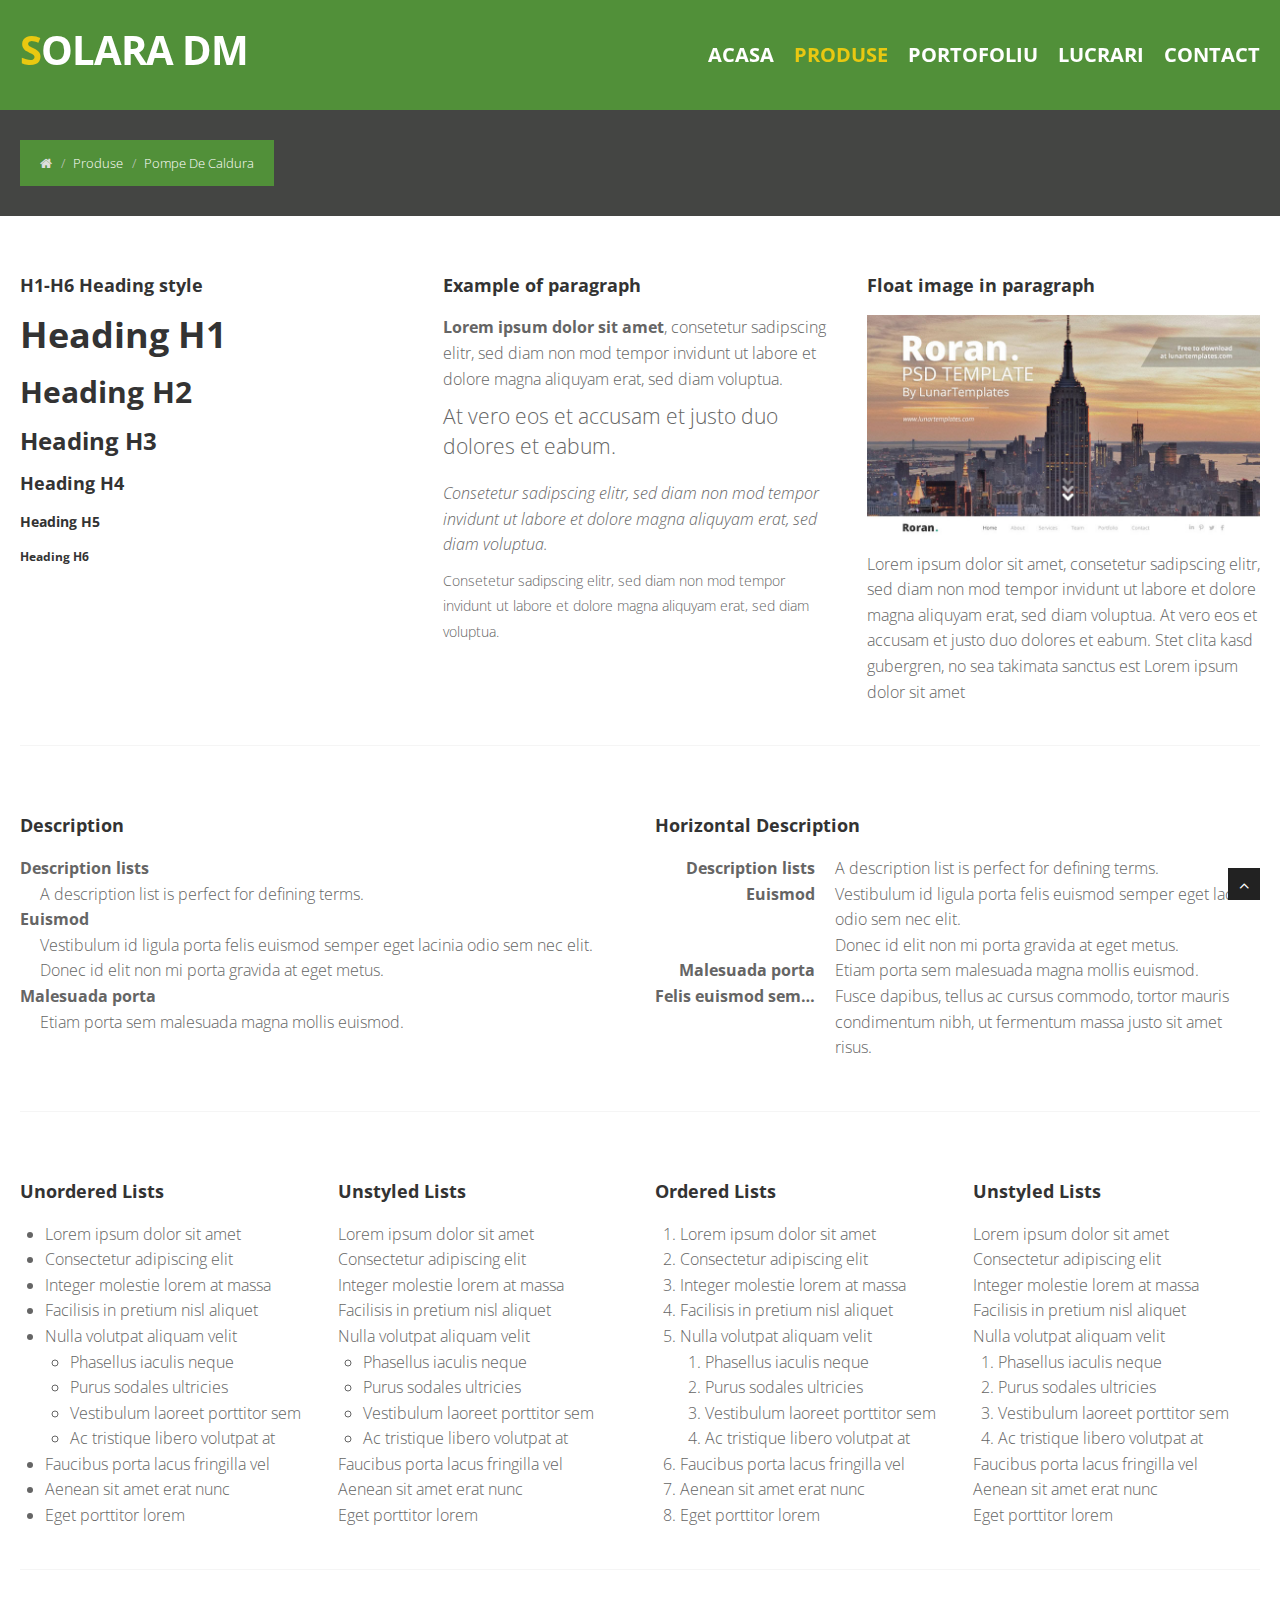
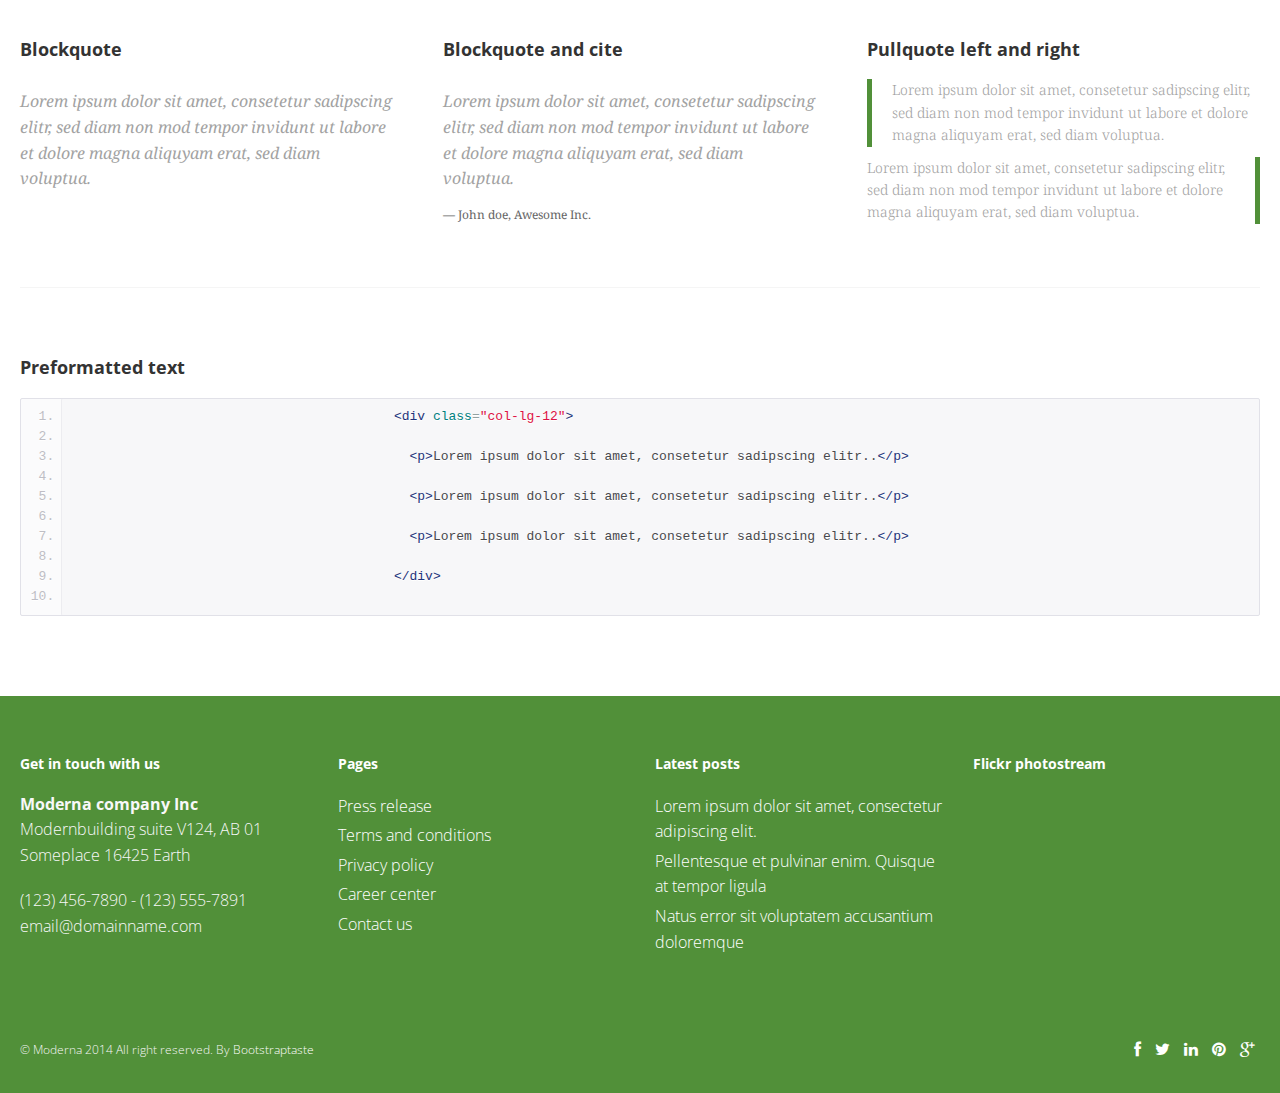
<file: SOLARA-DM v2.0/SOLARA-DM/moderna/moderna/pompe.html>
﻿<!DOCTYPE html>
<html lang="en">
<head>
  <meta charset="utf-8">
  <title>Solara DM - Energie solara</title>
  <meta name="viewport" content="width=device-width, initial-scale=1.0" />
  <meta name="description" content="" />
  <meta name="author" content="http://bootstraptaste.com" />
  <!-- css -->
  <link href="css/bootstrap.min.css" rel="stylesheet" />
  <link href="css/fancybox/jquery.fancybox.css" rel="stylesheet">
  <link href="css/flexslider.css" rel="stylesheet" />
  <link href="css/style.css" rel="stylesheet" />
  <link href="css/custom.css" rel="stylesheet" />


  <!-- Theme skin -->
  <link href="skins/default.css" rel="stylesheet" />

  <!-- HTML5 shim, for IE6-8 support of HTML5 elements -->
  <!--[if lt IE 9]>
        <script src="http://html5shim.googlecode.com/svn/trunk/html5.js"></script>
      <![endif]-->

</head>
<body>
  <div id="wrapper">
    
    <!-- start header -->
    <header>
      <div class="navbar navbar-default navbar-static-top">
        <div class="container">
          <div class="navbar-header">
            <button type="button" class="navbar-toggle" data-toggle="collapse" data-target=".navbar-collapse">
              <span class="icon-bar"></span>
              <span class="icon-bar"></span>
              <span class="icon-bar"></span>
            </button>
            <a class="navbar-brand" href="index.html"><span>S</span>Olara DM</a>
          </div>
          <div class="navbar-collapse collapse ">
            <ul class="nav navbar-nav">
              <li><a href="index.html">Acasa</a></li>
              <li class="dropdown active">
                <a href="#" class="dropdown-toggle " data-toggle="dropdown" data-hover="dropdown" data-delay="0" data-close-others="false">Produse <b class=" icon-angle-down"></b></a>
                <ul class="dropdown-menu" id="ddmID">
                  <li><a href="typography.html">Pompe de caldura</a></li>
                  <li><a href="components.html">Instalatii de incalzire</a></li>
                  <li><a href="pricingbox.html">Panouri Fotovolatile</a></li>
                </ul>
              </li>
              <li><a href="portfolio.html">Portofoliu</a></li>
              <li><a href="blog.html">Lucrari</a></li>
              <li><a href="contact.html">Contact</a></li>
            </ul>
          </div>
        </div>
      </div>
    </header>
    <!-- end header -->
    <section id="inner-headline">
      <div class="container">
        <div class="row">
          <div class="col-lg-12">
            <ul class="breadcrumb">
              <li><a href="index.html"><i class="fa fa-home"></i></a><i class="icon-angle-right"></i></li>
              <li><a href="#">Produse</a><i class="icon-angle-right"></i></li>
              <li class="active">Pompe De Caldura</li>
            </ul>
          </div>
        </div>
      </div>
    </section>
    
    <section id="content">
      <div class="container">
        <div class="row">
          <!--headings list template-->
          <div class="col-lg-4">
            <h4>H1-H6 Heading style</h4>
            <h1>Heading H1</h1>
            <h2>Heading H2</h2>
            <h3>Heading H3</h3>
            <h4>Heading H4</h4>
            <h5>Heading H5</h5>
            <h6>Heading H6</h6>
          </div>
          <!--end of headings list template-->
          <div class="col-lg-4">
            <h4>Example of paragraph</h4>
            <p>
              <strong>Lorem ipsum dolor sit amet</strong>, consetetur sadipscing elitr, sed diam non mod tempor invidunt ut labore et dolore magna aliquyam erat, sed diam voluptua.
            </p>
            <p class="lead">
              At vero eos et accusam et justo duo dolores et eabum.
            </p>
            <p>
              <em>
                Consetetur sadipscing elitr, sed diam non mod tempor invidunt ut labore et dolore magna aliquyam erat, sed diam voluptua.
              </em>
            </p>
            <p>
              <small>
                Consetetur sadipscing elitr, sed diam non mod tempor invidunt ut labore et dolore magna aliquyam erat, sed diam voluptua.
              </small>
            </p>
          </div>
          <div class="col-lg-4">
            <h4>Float image in paragraph</h4>
            <img src="img/dummies/dummy-1.jpg" alt="" class="align-left" />
            <p>
              Lorem ipsum dolor sit amet, consetetur sadipscing elitr, sed diam non mod tempor invidunt ut labore et dolore magna aliquyam erat, sed diam voluptua. At vero eos et accusam et justo duo dolores et eabum. Stet clita kasd gubergren, no sea takimata sanctus est Lorem ipsum dolor sit amet
            </p>
          </div>
        </div>
        <!-- divider -->
        <div class="row">
          <div class="col-lg-12">
            <div class="solidline">
            </div>
          </div>
        </div>
        <!-- end divider -->
        <!-- Descriptions -->
        <div class="row">
          <div class="col-lg-6">
            <!-- Description -->
            <h4>Description</h4>
            <dl>
              <dt>Description lists</dt>
              <dd>A description list is perfect for defining terms.</dd>
              <dt>Euismod</dt>
              <dd>Vestibulum id ligula porta felis euismod semper eget lacinia odio sem nec elit.</dd>
              <dd>Donec id elit non mi porta gravida at eget metus.</dd>
              <dt>Malesuada porta</dt>
              <dd>Etiam porta sem malesuada magna mollis euismod.</dd>
            </dl>
          </div>
          <!-- Horizontal Description -->
          <div class="col-lg-6">
            <h4>Horizontal Description</h4>
            <dl class="dl-horizontal">
              <dt>Description lists</dt>
              <dd>A description list is perfect for defining terms.</dd>
              <dt>Euismod</dt>
              <dd>Vestibulum id ligula porta felis euismod semper eget lacinia odio sem nec elit.</dd>
              <dd>Donec id elit non mi porta gravida at eget metus.</dd>
              <dt>Malesuada porta</dt>
              <dd>Etiam porta sem malesuada magna mollis euismod.</dd>
              <dt>Felis euismod semper eget lacinia</dt>
              <dd>Fusce dapibus, tellus ac cursus commodo, tortor mauris condimentum nibh, ut fermentum massa justo sit amet risus.</dd>
            </dl>
          </div>
        </div>
        <!-- divider -->
        <div class="row">
          <div class="col-lg-12">
            <div class="solidline">
            </div>
          </div>
        </div>
        <!-- end divider -->
        <!-- Lists -->
        <div class="row">
          <!-- Unordered Lists -->
          <div class="col-lg-3">
            <h4>Unordered Lists</h4>
            <ul>
              <li>Lorem ipsum dolor sit amet</li>
              <li>Consectetur adipiscing elit</li>
              <li>Integer molestie lorem at massa</li>
              <li>Facilisis in pretium nisl aliquet</li>
              <li>
                Nulla volutpat aliquam velit
                <ul>
                  <li>Phasellus iaculis neque</li>
                  <li>Purus sodales ultricies</li>
                  <li>Vestibulum laoreet porttitor sem</li>
                  <li>Ac tristique libero volutpat at</li>
                </ul>
              </li>
              <li>Faucibus porta lacus fringilla vel</li>
              <li>Aenean sit amet erat nunc</li>
              <li>Eget porttitor lorem</li>
            </ul>
          </div>
          <!-- Unstyled Lists -->
          <div class="col-lg-3">
            <h4>Unstyled Lists</h4>
            <ul class="unstyled">
              <li>Lorem ipsum dolor sit amet</li>
              <li>Consectetur adipiscing elit</li>
              <li>Integer molestie lorem at massa</li>
              <li>Facilisis in pretium nisl aliquet</li>
              <li>
                Nulla volutpat aliquam velit
                <ul>
                  <li>Phasellus iaculis neque</li>
                  <li>Purus sodales ultricies</li>
                  <li>Vestibulum laoreet porttitor sem</li>
                  <li>Ac tristique libero volutpat at</li>
                </ul>
              </li>
              <li>Faucibus porta lacus fringilla vel</li>
              <li>Aenean sit amet erat nunc</li>
              <li>Eget porttitor lorem</li>
            </ul>
          </div>
          <!-- Ordered Lists -->
          <div class="col-lg-3">
            <h4>Ordered Lists</h4>
            <ol>
              <li>Lorem ipsum dolor sit amet</li>
              <li>Consectetur adipiscing elit</li>
              <li>Integer molestie lorem at massa</li>
              <li>Facilisis in pretium nisl aliquet</li>
              <li>
                Nulla volutpat aliquam velit
                <ol>
                  <li>Phasellus iaculis neque</li>
                  <li>Purus sodales ultricies</li>
                  <li>Vestibulum laoreet porttitor sem</li>
                  <li>Ac tristique libero volutpat at</li>
                </ol>
              </li>
              <li>Faucibus porta lacus fringilla vel</li>
              <li>Aenean sit amet erat nunc</li>
              <li>Eget porttitor lorem</li>
            </ol>
          </div>
          <!-- Unstyled Lists -->
          <div class="col-lg-3">
            <h4>Unstyled Lists</h4>
            <ol class="unstyled">
              <li>Lorem ipsum dolor sit amet</li>
              <li>Consectetur adipiscing elit</li>
              <li>Integer molestie lorem at massa</li>
              <li>Facilisis in pretium nisl aliquet</li>
              <li>
                Nulla volutpat aliquam velit
                <ol>
                  <li>Phasellus iaculis neque</li>
                  <li>Purus sodales ultricies</li>
                  <li>Vestibulum laoreet porttitor sem</li>
                  <li>Ac tristique libero volutpat at</li>
                </ol>
              </li>
              <li>Faucibus porta lacus fringilla vel</li>
              <li>Aenean sit amet erat nunc</li>
              <li>Eget porttitor lorem</li>
            </ol>
          </div>
        </div>
        <!-- divider -->
        <div class="row">
          <div class="col-lg-12">
            <div class="solidline">
            </div>
          </div>
        </div>
        <!-- end divider -->
        <div class="row">
          <div class="col-lg-4">
            <h4>Blockquote</h4>
            <blockquote>
              <i class="icon-quote-left icon-2x"></i> Lorem ipsum dolor sit amet, consetetur sadipscing elitr, sed diam non mod tempor invidunt ut labore et dolore magna aliquyam erat, sed diam voluptua.
            </blockquote>
          </div>
          <div class="col-lg-4">
            <h4>Blockquote and cite</h4>
            <blockquote>
              <i class="icon-quote-left icon-2x"></i> Lorem ipsum dolor sit amet, consetetur sadipscing elitr, sed diam non mod tempor invidunt ut labore et dolore magna aliquyam erat, sed diam voluptua. <cite>John doe, Awesome Inc.</cite>
            </blockquote>
          </div>
          <div class="col-lg-4">
            <h4>Pullquote left and right</h4>
            <span class="pullquote-left">
              Lorem ipsum dolor sit amet, consetetur sadipscing elitr, sed diam non mod tempor invidunt ut labore et dolore magna aliquyam erat, sed diam voluptua.
            </span>
            <span class="pullquote-right margintop10">
              Lorem ipsum dolor sit amet, consetetur sadipscing elitr, sed diam non mod tempor invidunt ut labore et dolore magna aliquyam erat, sed diam voluptua.
            </span>
          </div>
        </div>
        <!-- divider -->
        <div class="row">
          <div class="col-lg-12">
            <div class="solidline">
            </div>
          </div>
        </div>
        <!-- end divider -->
        <div class="row">
          <div class="col-lg-12">
            <h4>Preformatted text</h4>
            <pre class="prettyprint linenums">
					 &lt;div class="col-lg-12"&gt;<br />
					 &nbsp;&nbsp;&lt;p&gt;Lorem ipsum dolor sit amet, consetetur sadipscing elitr..&lt;/p&gt;<br />
					 &nbsp;&nbsp;&lt;p&gt;Lorem ipsum dolor sit amet, consetetur sadipscing elitr..&lt;/p&gt;<br />
					 &nbsp;&nbsp;&lt;p&gt;Lorem ipsum dolor sit amet, consetetur sadipscing elitr..&lt;/p&gt;<br />
					 &lt;/div&gt;
				</pre>
          </div>
        </div>
      </div>
    </section>
    <footer>
      <div class="container">
        <div class="row">
          <div class="col-lg-3">
            <div class="widget">
              <h5 class="widgetheading">Get in touch with us</h5>
              <address>
                <strong>Moderna company Inc</strong><br>
                Modernbuilding suite V124, AB 01<br>
                Someplace 16425 Earth
              </address>
              <p>
                <i class="icon-phone"></i> (123) 456-7890 - (123) 555-7891 <br>
                <i class="icon-envelope-alt"></i> email@domainname.com
              </p>
            </div>
          </div>
          <div class="col-lg-3">
            <div class="widget">
              <h5 class="widgetheading">Pages</h5>
              <ul class="link-list">
                <li><a href="#">Press release</a></li>
                <li><a href="#">Terms and conditions</a></li>
                <li><a href="#">Privacy policy</a></li>
                <li><a href="#">Career center</a></li>
                <li><a href="#">Contact us</a></li>
              </ul>
            </div>
          </div>
          <div class="col-lg-3">
            <div class="widget">
              <h5 class="widgetheading">Latest posts</h5>
              <ul class="link-list">
                <li><a href="#">Lorem ipsum dolor sit amet, consectetur adipiscing elit.</a></li>
                <li><a href="#">Pellentesque et pulvinar enim. Quisque at tempor ligula</a></li>
                <li><a href="#">Natus error sit voluptatem accusantium doloremque</a></li>
              </ul>
            </div>
          </div>
          <div class="col-lg-3">
            <div class="widget">
              <h5 class="widgetheading">Flickr photostream</h5>
              <div class="flickr_badge">
                <script type="text/javascript" src="http://www.flickr.com/badge_code_v2.gne?count=8&amp;display=random&amp;size=s&amp;layout=x&amp;source=user&amp;user=34178660@N03"></script>
              </div>
              <div class="clear">
              </div>
            </div>
          </div>
        </div>
      </div>
      <div id="sub-footer">
        <div class="container">
          <div class="row">
            <div class="col-lg-6">
              <div class="copyright">
                <p>
                  <span>&copy; Moderna 2014 All right reserved. By </span><a href="http://bootstraptaste.com" target="_blank">Bootstraptaste</a>
                </p>
              </div>
            </div>
            <div class="col-lg-6">
              <ul class="social-network">
                <li><a href="#" data-placement="top" title="Facebook"><i class="fa fa-facebook"></i></a></li>
                <li><a href="#" data-placement="top" title="Twitter"><i class="fa fa-twitter"></i></a></li>
                <li><a href="#" data-placement="top" title="Linkedin"><i class="fa fa-linkedin"></i></a></li>
                <li><a href="#" data-placement="top" title="Pinterest"><i class="fa fa-pinterest"></i></a></li>
                <li><a href="#" data-placement="top" title="Google plus"><i class="fa fa-google-plus"></i></a></li>
              </ul>
            </div>
          </div>
        </div>
      </div>
    </footer>
  </div>
  <a href="#" class="scrollup"><i class="fa fa-angle-up active"></i></a>
  <!-- javascript
      ================================================== -->
  <!-- Placed at the end of the document so the pages load faster -->
  <script src="js/jquery.js"></script>
  <script src="js/jquery.easing.1.3.js"></script>
  <script src="js/bootstrap.min.js"></script>
  <script src="js/jquery.fancybox.pack.js"></script>
  <script src="js/jquery.fancybox-media.js"></script>
  <script src="js/google-code-prettify/prettify.js"></script>
  <script src="js/portfolio/jquery.quicksand.js"></script>
  <script src="js/portfolio/setting.js"></script>
  <script src="js/jquery.flexslider.js"></script>
  <script src="js/animate.js"></script>
  <script src="js/custom.js"></script>
</body>
</html>
</file>
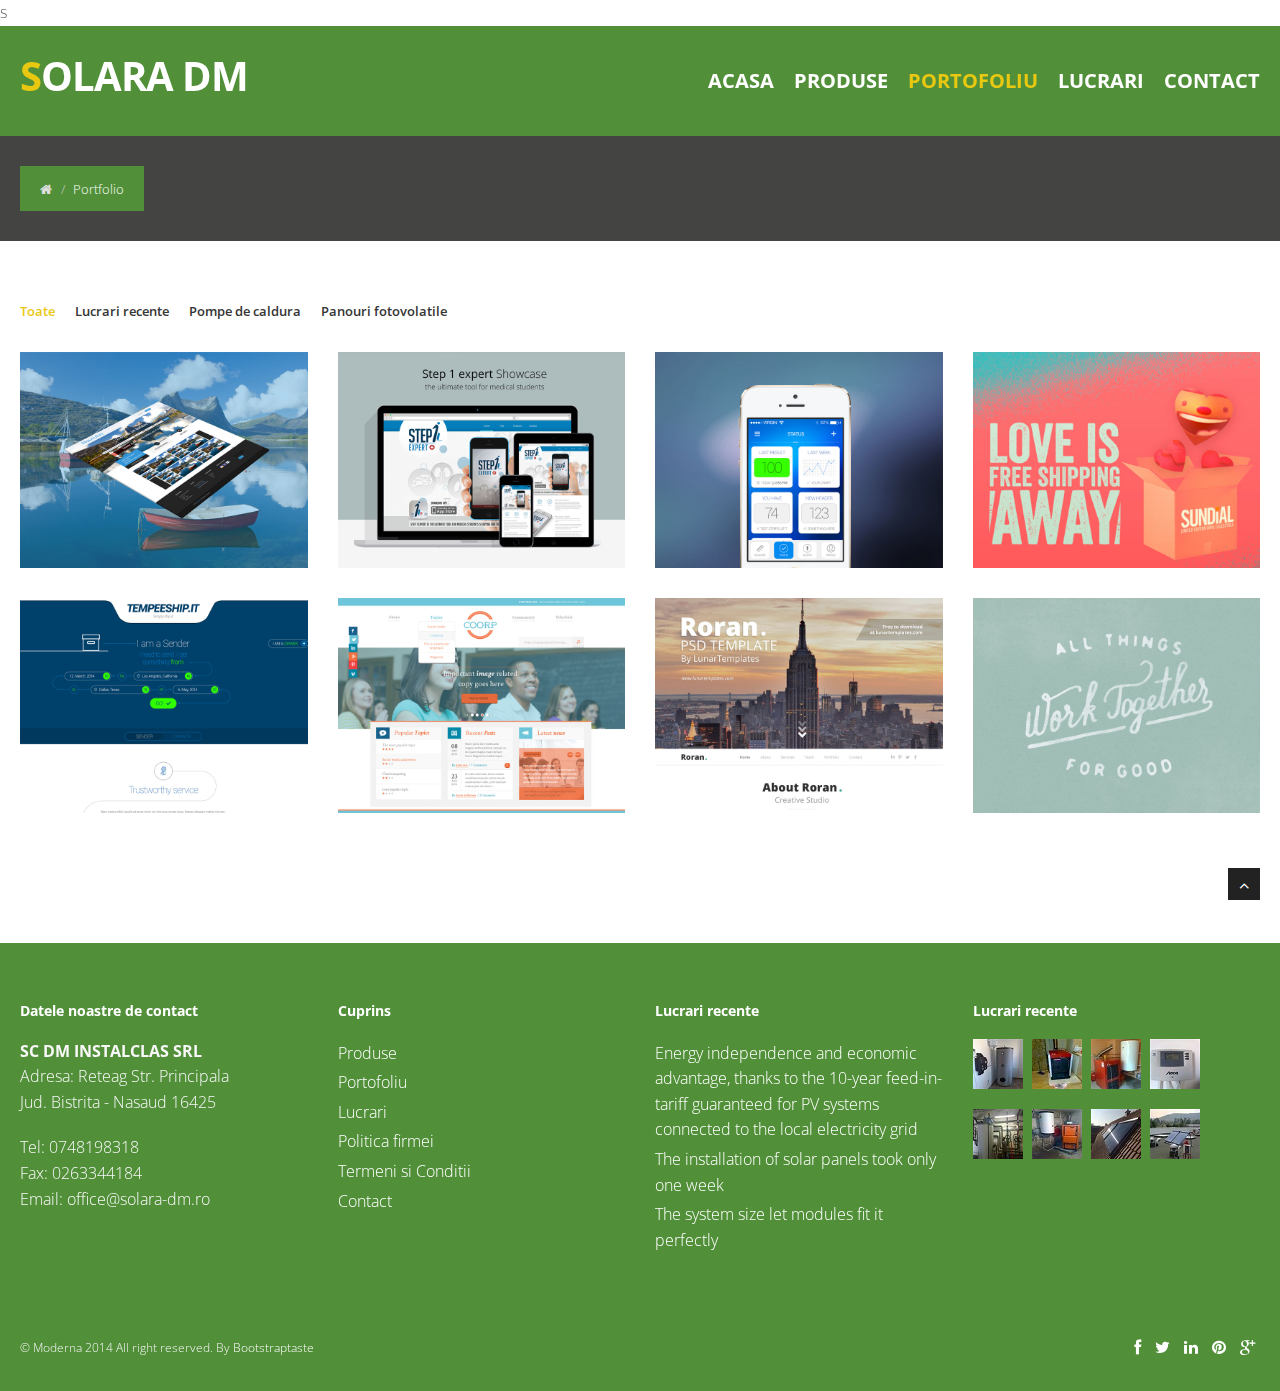
<file: SOLARA-DM v2.0/SOLARA-DM/moderna/moderna/portfolio.html>
<!DOCTYPE html>
<html lang="en">
<head>
<meta charset="utf-8">s
<title>Solara DM</title>
<meta name="viewport" content="width=device-width, initial-scale=1.0" />
<meta name="description" content="" />
<meta name="author" content="http://bootstraptaste.com" />
<!-- css -->
<link href="css/bootstrap.min.css" rel="stylesheet" />
<link href="css/fancybox/jquery.fancybox.css" rel="stylesheet">
<link href="css/flexslider.css" rel="stylesheet" />
<link href="css/style.css" rel="stylesheet" />
<link href="css/custom.css" rel="stylesheet" />


<!-- Theme skin -->
<link href="skins/default.css" rel="stylesheet" />

<!-- HTML5 shim, for IE6-8 support of HTML5 elements -->
<!--[if lt IE 9]>
      <script src="http://html5shim.googlecode.com/svn/trunk/html5.js"></script>
    <![endif]-->

</head>
<body>
<div id="wrapper">

	<!-- start header -->
	<header>
        <div class="navbar navbar-default navbar-static-top">
            <div class="container">
                <div class="navbar-header">
                    <button type="button" class="navbar-toggle" data-toggle="collapse" data-target=".navbar-collapse">
                        <span class="icon-bar"></span>
                        <span class="icon-bar"></span>
                        <span class="icon-bar"></span>
                    </button>
                    <a class="navbar-brand" href="index.html"><span>S</span>Olara DM</a>
                </div>
                <div class="navbar-collapse collapse ">
                    <ul class="nav navbar-nav">
                        <li ><a href="index.html">Acasa</a></li>
                        <li class="dropdown">
                            <a href="#" class="dropdown-toggle " data-toggle="dropdown" data-hover="dropdown" data-delay="0" data-close-others="false">Produse<b class=" icon-angle-down"></b></a>
                            <ul class="dropdown-menu" id="ddmID">
                                <li><a href="pompe.html">Pompe de caldura</a></li>
                                <li><a href="components.html">Instalatii de incalzire</a></li>
								                <li><a href="pricingbox.html">Panouri Fotovolatile</a></li>
                            </ul>
                        </li>
                        <li class="active"><a href="portfolio.html">Portofoliu</a></li>
                        <li><a href="blog.html">Lucrari</a></li>
                        <li><a href="contact.html">Contact</a></li>
                    </ul>
                </div>
            </div>
        </div>
	</header>
	<!-- end header -->
	<section id="inner-headline">
	<div class="container">
		<div class="row">
			<div class="col-lg-12">
				<ul class="breadcrumb">
					<li><a href="#"><i class="fa fa-home"></i></a><i class="icon-angle-right"></i></li>
					<li class="active">Portfolio</li>
				</ul>
			</div>
		</div>
	</div>
	</section>
	<section id="content">
	<div class="container">
		<div class="row">
			<div class="col-lg-12">
				<ul class="portfolio-categ filter">
					<li class="all active"><a href="#">Toate</a></li>
					<li class="web"><a href="#" title="">Lucrari recente</a></li>
					<li class="icon"><a href="#" title="">Pompe de caldura</a></li>
					<li class="graphic"><a href="#" title="">Panouri fotovolatile</a></li>
				</ul>
				<div class="clearfix">
				</div>
				<div class="row">
					<section id="projects">
					<ul id="thumbs" class="portfolio">
						<!-- Item Project and Filter Name -->
						<li class="item-thumbs col-lg-3 design" data-id="id-0" data-type="web">
						<!-- Fancybox - Gallery Enabled - Title - Full Image -->
						<a class="hover-wrap fancybox" data-fancybox-group="gallery" title="Portfolio name" href="img/works/1.jpg">
						<span class="overlay-img"></span>
						<span class="overlay-img-thumb font-icon-plus"></span>
						</a>
						<!-- Thumb Image and Description -->
						<img src="img/works/1.jpg" alt="Lorem ipsum dolor sit amet, consectetur adipiscing elit. Phasellus quis elementum odio. Curabitur pellentesque, dolor vel pharetra mollis.">
						</li>
						<!-- End Item Project -->
						<!-- Item Project and Filter Name -->
						<li class="item-thumbs col-lg-3 design" data-id="id-1" data-type="icon">
						<!-- Fancybox - Gallery Enabled - Title - Full Image -->
						<a class="hover-wrap fancybox" data-fancybox-group="gallery" title="Portfolio name" href="img/works/2.jpg">
						<span class="overlay-img"></span>
						<span class="overlay-img-thumb font-icon-plus"></span>
						</a>
						<!-- Thumb Image and Description -->
						<img src="img/works/2.jpg" alt="Lorem ipsum dolor sit amet, consectetur adipiscing elit. Phasellus quis elementum odio. Curabitur pellentesque, dolor vel pharetra mollis.">
						</li>
						<!-- End Item Project -->
						<!-- Item Project and Filter Name -->
						<li class="item-thumbs col-lg-3 photography" data-id="id-2" data-type="graphic">
						<!-- Fancybox - Gallery Enabled - Title - Full Image -->
						<a class="hover-wrap fancybox" data-fancybox-group="gallery" title="Portfolio name" href="img/works/3.jpg">
						<span class="overlay-img"></span>
						<span class="overlay-img-thumb font-icon-plus"></span>
						</a>
						<!-- Thumb Image and Description -->
						<img src="img/works/3.jpg" alt="Lorem ipsum dolor sit amet, consectetur adipiscing elit. Phasellus quis elementum odio. Curabitur pellentesque, dolor vel pharetra mollis.">
						</li>
						<!-- End Item Project -->
						<!-- Item Project and Filter Name -->
						<li class="item-thumbs col-lg-3 design" data-id="id-0" data-type="web">
						<!-- Fancybox - Gallery Enabled - Title - Full Image -->
						<a class="hover-wrap fancybox" data-fancybox-group="gallery" title="Portfolio name" href="img/works/4.jpg">
						<span class="overlay-img"></span>
						<span class="overlay-img-thumb font-icon-plus"></span>
						</a>
						<!-- Thumb Image and Description -->
						<img src="img/works/4.jpg" alt="Lorem ipsum dolor sit amet, consectetur adipiscing elit. Phasellus quis elementum odio. Curabitur pellentesque, dolor vel pharetra mollis.">
						</li>
						<!-- End Item Project -->
						<!-- Item Project and Filter Name -->
						<li class="item-thumbs col-lg-3 photography" data-id="id-4" data-type="web">
						<!-- Fancybox - Gallery Enabled - Title - Full Image -->
						<a class="hover-wrap fancybox" data-fancybox-group="gallery" title="Portfolio name" href="img/works/5.jpg">
						<span class="overlay-img"></span>
						<span class="overlay-img-thumb font-icon-plus"></span>
						</a>
						<!-- Thumb Image and Description -->
						<img src="img/works/5.jpg" alt="Lorem ipsum dolor sit amet, consectetur adipiscing elit. Phasellus quis elementum odio. Curabitur pellentesque, dolor vel pharetra mollis.">
						</li>
						<!-- End Item Project -->
						<!-- Item Project and Filter Name -->
						<li class="item-thumbs col-lg-3 photography" data-id="id-5" data-type="icon">
						<!-- Fancybox - Gallery Enabled - Title - Full Image -->
						<a class="hover-wrap fancybox" data-fancybox-group="gallery" title="Portfolio name" href="img/works/6.jpg">
						<span class="overlay-img"></span>
						<span class="overlay-img-thumb font-icon-plus"></span>
						</a>
						<!-- Thumb Image and Description -->
						<img src="img/works/6.jpg" alt="Lorem ipsum dolor sit amet, consectetur adipiscing elit. Phasellus quis elementum odio. Curabitur pellentesque, dolor vel pharetra mollis.">
						</li>
						<!-- End Item Project -->
						<li class="item-thumbs col-lg-3 design" data-id="id-0" data-type="web">
						<!-- Fancybox - Gallery Enabled - Title - Full Image -->
						<a class="hover-wrap fancybox" data-fancybox-group="gallery" title="Portfolio name" href="img/works/7.jpg">
						<span class="overlay-img"></span>
						<span class="overlay-img-thumb font-icon-plus"></span>
						</a>
						<!-- Thumb Image and Description -->
						<img src="img/works/7.jpg" alt="Lorem ipsum dolor sit amet, consectetur adipiscing elit. Phasellus quis elementum odio. Curabitur pellentesque, dolor vel pharetra mollis.">
						</li>
						<!-- End Item Project -->
						<!-- Item Project and Filter Name -->
						<li class="item-thumbs col-lg-3 design" data-id="id-0" data-type="graphic">
						<!-- Fancybox - Gallery Enabled - Title - Full Image -->
						<a class="hover-wrap fancybox" data-fancybox-group="gallery" title="Portfolio name" href="img/works/8.jpg">
						<span class="overlay-img"></span>
						<span class="overlay-img-thumb font-icon-plus"></span>
						</a>
						<!-- Thumb Image and Description -->
						<img src="img/works/8.jpg" alt="Lorem ipsum dolor sit amet, consectetur adipiscing elit. Phasellus quis elementum odio. Curabitur pellentesque, dolor vel pharetra mollis.">
						</li>
						<!-- End Item Project -->
					</ul>
					</section>
				</div>
			</div>
		</div>
	</div>
	</section>
	<footer>
	<div class="container">
		<div class="row">
			<div class="col-lg-3">
				<div class="widget">
					<h5 class="widgetheading">Datele noastre de contact</h5>
					<address>
					<strong>SC DM INSTALCLAS SRL</strong><br>
					 Adresa: Reteag Str. Principala<br>
					 Jud. Bistrita - Nasaud 16425</address>
					<p>
					  <i class="icon-phone"></i> Tel: 0748198318 <br>
            <i class="icon-phone"></i> Fax: 0263344184 <br>
           <i class="icon-envelope-alt"></i> Email: office@solara-dm.ro
					</p>
				</div>
			</div>
			<div class="col-lg-3">
				<div class="widget">
					<h5 class="widgetheading">Cuprins</h5>
					<ul class="link-list">
					  <li><a href="#">Produse</a></li>
					  <li><a href="#">Portofoliu</a></li>
            <li><a href="#">Lucrari</a></li>
						<li><a href="#">Politica firmei</a></li>
            <li><a href="#">Termeni si Conditii</a></li>
						<li><a href="#">Contact</a></li>
					</ul>
				</div>
			</div>
			<div class="col-lg-3">
				<div class="widget">
					<h5 class="widgetheading">Lucrari recente</h5>
					<ul class="link-list">
						<li><a href="#">Energy independence and economic advantage, thanks to the 10-year feed-in-tariff guaranteed for PV systems connected to the local electricity grid</a></li>
						<li><a href="#">The installation of solar panels took only one week</a></li>
						<li><a href="#"> The system size let modules fit it perfectly</a></li>
					</ul>
				</div>
			</div>
			<div class="col-lg-3">
				<div class="widget">
					<h5 class="widgetheading">Lucrari recente</h5>
					<div class="flickr_badge">
					  <div class="flickr_badge_image" id="flickr_badge_image1">
					    <a href="portfolio.html">
					      <img src="img/works/small 50x50/boiler.jpg" alt="Bolier photo" title="Boiler instalat in casa" height="75" width="75">
					    </a>
					  </div>
					  <div class="flickr_badge_image" id="flickr_badge_image1">
					    <a href="portfolio.html">
                <img src="img/works/small 50x50/centrala.jpg" alt="Bolier photo" title="Boiler instalat in casa" height="75" width="75">
					    </a>
					  </div>
					  <div class="flickr_badge_image" id="flickr_badge_image1">
					    <a href="portfolio.html">
                <img src="img/works/small 50x50/centrala2.jpg" alt="Bolier photo" title="Boiler instalat in casa" height="75" width="75">
					    </a>
					  </div>
					  <div class="flickr_badge_image" id="flickr_badge_image1">
					    <a href="portfolio.html">
                <img src="img/works/small 50x50/computer.jpg" alt="Bolier photo" title="Boiler instalat in casa" height="75" width="75">
					    </a>
					  </div>
					  <div class="flickr_badge_image" id="flickr_badge_image1">
					    <a href="portfolio.html">
                <img src="img/works/small 50x50/conducte2.jpg" alt="Bolier photo" title="Boiler instalat in casa" height="75" width="75">
					    </a>
					  </div>
					  <div class="flickr_badge_image" id="flickr_badge_image1">
					    <a href="portfolio.html">
                <img src="img/works/small 50x50/instalatie.jpg" alt="Bolier photo" title="Boiler instalat in casa" height="75" width="75">
					    </a>
					  </div>
					  <div class="flickr_badge_image" id="flickr_badge_image1">
					    <a href="portfolio.html">
                <img src="img/works/small 50x50/panou2.jpg" alt="Bolier photo" title="Boiler instalat in casa" height="75" width="75">
					    </a>
					  </div>
            <div class="flickr_badge_image" id="flickr_badge_image1">
              <a href="portfolio.html">
                <img src="img/works/small 50x50/panou3.jpg" alt="Bolier photo" title="Boiler instalat in casa" height="75" width="75">
              </a>
            </div>
					</div>
					<div class="clear">
					</div>
				</div>
			</div>
		</div>
	</div>
	<div id="sub-footer">
		<div class="container">
			<div class="row">
				<div class="col-lg-6">
					<div class="copyright">
						<p>
							<span>&copy; Moderna 2014 All right reserved. By </span><a href="http://bootstraptaste.com" target="_blank">Bootstraptaste</a>
						</p>
					</div>
				</div>
				<div class="col-lg-6">
					<ul class="social-network">
						<li><a href="#" data-placement="top" title="Facebook"><i class="fa fa-facebook"></i></a></li>
						<li><a href="#" data-placement="top" title="Twitter"><i class="fa fa-twitter"></i></a></li>
						<li><a href="#" data-placement="top" title="Linkedin"><i class="fa fa-linkedin"></i></a></li>
						<li><a href="#" data-placement="top" title="Pinterest"><i class="fa fa-pinterest"></i></a></li>
						<li><a href="#" data-placement="top" title="Google plus"><i class="fa fa-google-plus"></i></a></li>
					</ul>
				</div>
			</div>
		</div>
	</div>
	</footer>
</div>
<a href="#" class="scrollup"><i class="fa fa-angle-up active"></i></a>
<!-- javascript
    ================================================== -->
<!-- Placed at the end of the document so the pages load faster -->
<script src="js/jquery.js"></script>
<script src="js/jquery.easing.1.3.js"></script>
<script src="js/bootstrap.min.js"></script>
<script src="js/jquery.fancybox.pack.js"></script>
<script src="js/jquery.fancybox-media.js"></script>
<script src="js/google-code-prettify/prettify.js"></script>
<script src="js/portfolio/jquery.quicksand.js"></script>
<script src="js/portfolio/setting.js"></script>
<script src="js/jquery.flexslider.js"></script>
<script src="js/animate.js"></script>
<script src="js/custom.js"></script>
</body>
</html>
</file>
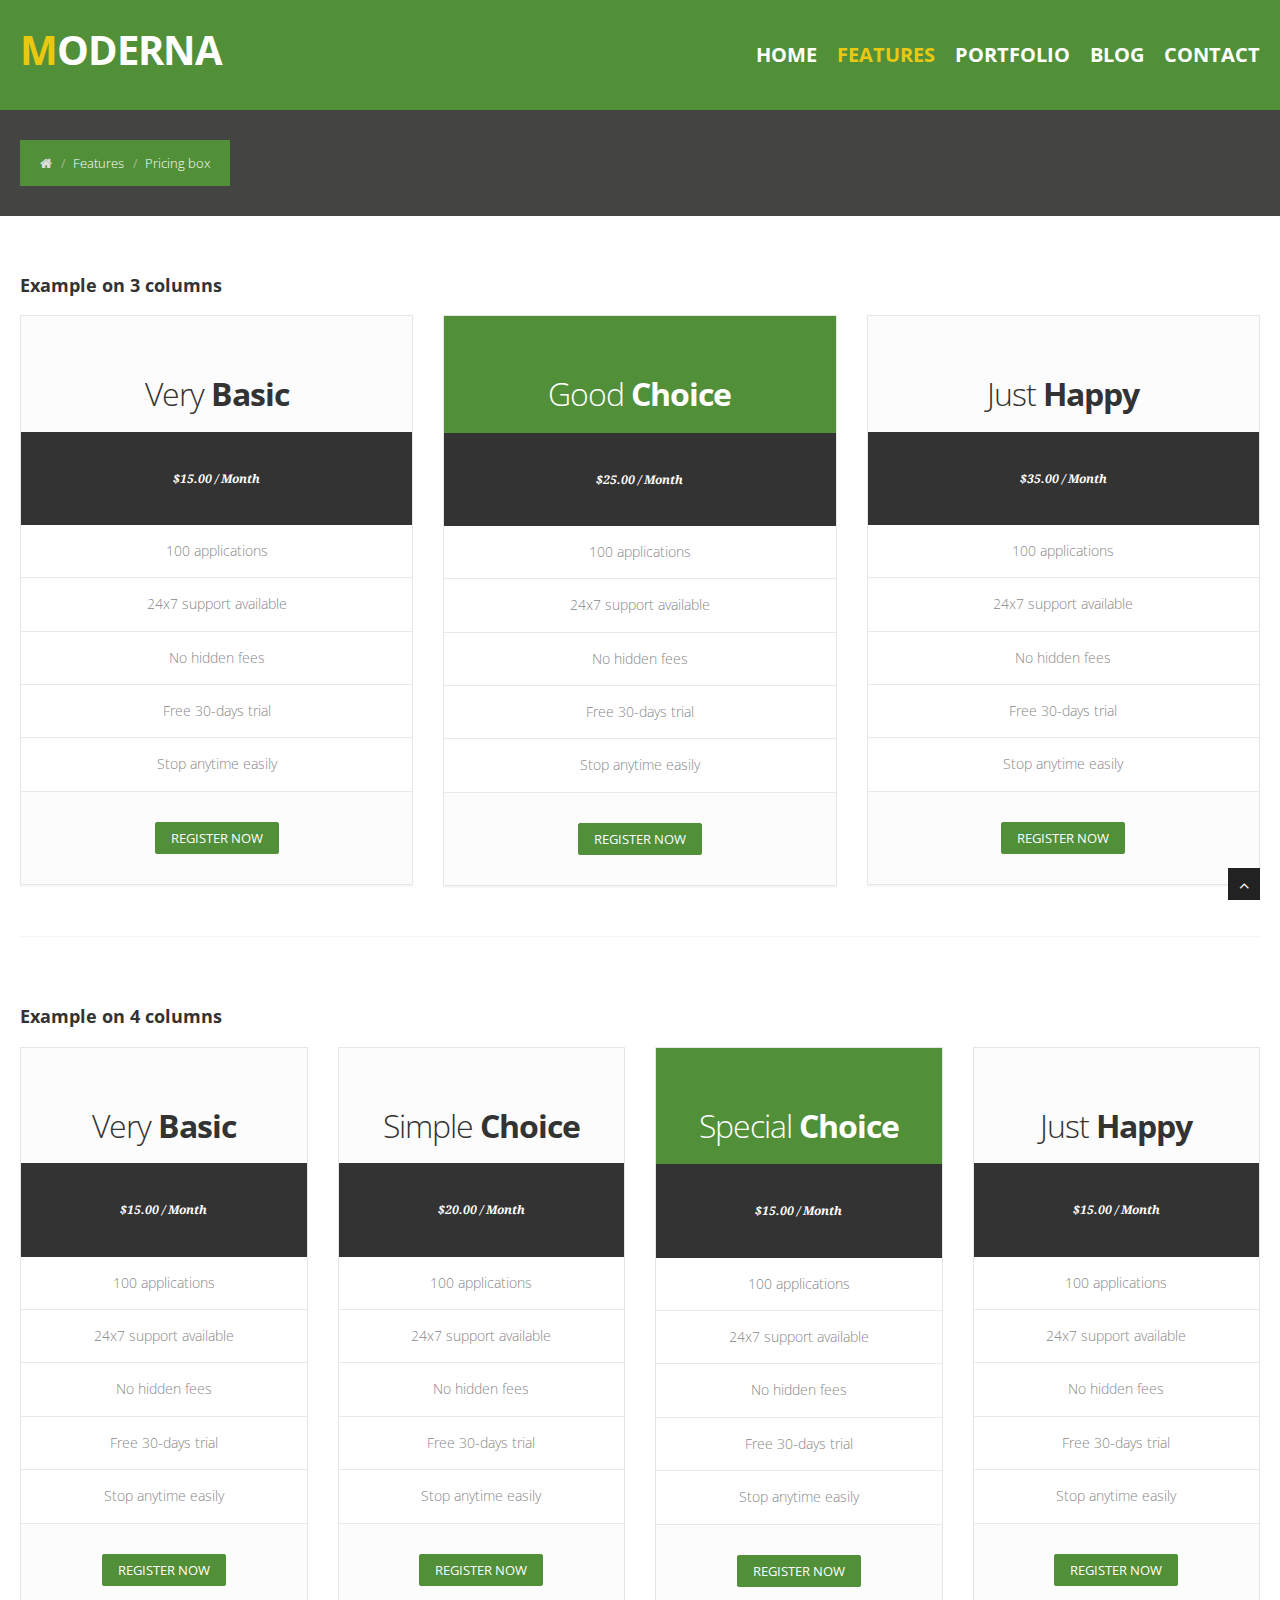
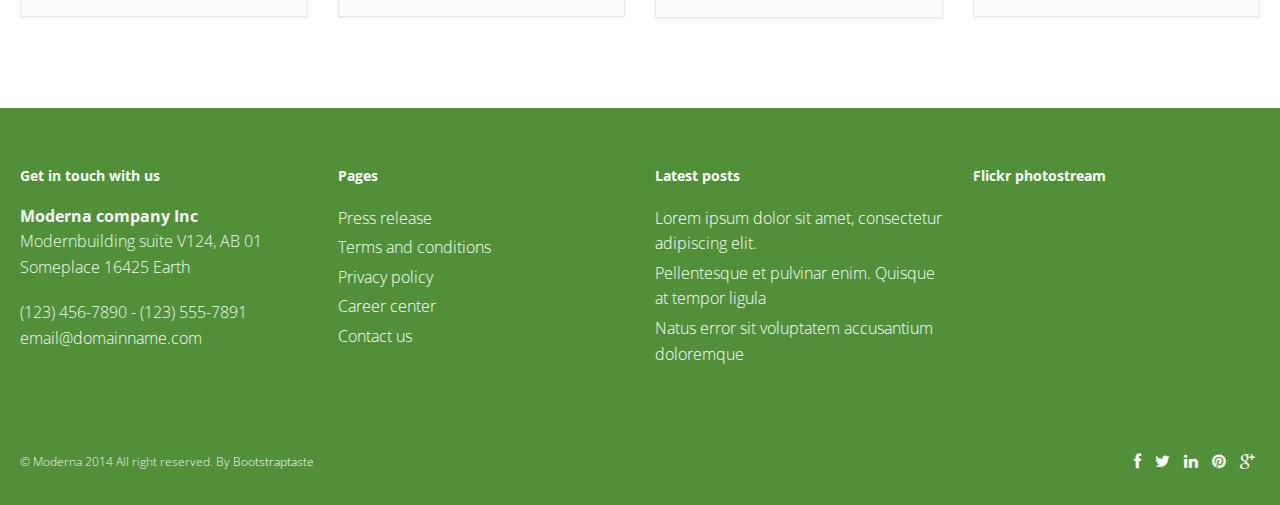
<file: SOLARA-DM v2.0/SOLARA-DM/moderna/moderna/pricingbox.html>
<!DOCTYPE html>
<html lang="en">
<head>
<meta charset="utf-8">
<title>Solara DM</title>
<meta name="viewport" content="width=device-width, initial-scale=1.0" />
<meta name="description" content="" />
<meta name="author" content="http://bootstraptaste.com" />
<!-- css -->
<link href="css/bootstrap.min.css" rel="stylesheet" />
<link href="css/fancybox/jquery.fancybox.css" rel="stylesheet">
<link href="css/flexslider.css" rel="stylesheet" />
<link href="css/style.css" rel="stylesheet" />
<link href="css/custom.css" rel="stylesheet" />


<!-- Theme skin -->
<link href="skins/default.css" rel="stylesheet" />

<!-- HTML5 shim, for IE6-8 support of HTML5 elements -->
<!--[if lt IE 9]>
      <script src="http://html5shim.googlecode.com/svn/trunk/html5.js"></script>
    <![endif]-->

</head>
<body>
<div id="wrapper">
	<!-- start header -->
	<header>
        <div class="navbar navbar-default navbar-static-top">
            <div class="container">
                <div class="navbar-header">
                    <button type="button" class="navbar-toggle" data-toggle="collapse" data-target=".navbar-collapse">
                        <span class="icon-bar"></span>
                        <span class="icon-bar"></span>
                        <span class="icon-bar"></span>
                    </button>
                    <a class="navbar-brand" href="index.html"><span>M</span>oderna</a>
                </div>
                <div class="navbar-collapse collapse ">
                    <ul class="nav navbar-nav">
                        <li><a href="index.html">Home</a></li>
                        <li class="dropdown active">
                            <a href="#" class="dropdown-toggle " data-toggle="dropdown" data-hover="dropdown" data-delay="0" data-close-others="false">Features <b class=" icon-angle-down"></b></a>
                            <ul class="dropdown-menu" id="ddmID">
                                <li><a href="typography.html">Typography</a></li>
                                <li><a href="components.html">Components</a></li>
								<li><a href="pricingbox.html">Pricing box</a></li>
                            </ul>
                        </li>
                        <li><a href="portfolio.html">Portfolio</a></li>
                        <li><a href="blog.html">Blog</a></li>
                        <li><a href="contact.html">Contact</a></li>
                    </ul>
                </div>
            </div>
        </div>
	</header>
	<!-- end header -->
	<section id="inner-headline">
	<div class="container">
		<div class="row">
			<div class="col-lg-12">
				<ul class="breadcrumb">
					<li><a href="#"><i class="fa fa-home"></i></a><i class="icon-angle-right"></i></li>
					<li><a href="#">Features</a><i class="icon-angle-right"></i></li>
					<li class="active">Pricing box</li>
				</ul>
			</div>
		</div>
	</div>
	<section id="content">
	<div class="container">
		<div class="row">
			<div class="col-lg-12">
				<h4>Example on <strong>3 columns</strong></h4>
			</div>
			<div class="col-lg-4">
				<div class="pricing-box-alt">
					<div class="pricing-heading">
						<h3>Very <strong>Basic</strong></h3>
					</div>
					<div class="pricing-terms">
						<h6>&#36;15.00 / Month</h6>
					</div>
					<div class="pricing-content">
						<ul>
							<li><i class="icon-ok"></i> 100 applications</li>
							<li><i class="icon-ok"></i> 24x7 support available</li>
							<li><i class="icon-ok"></i> No hidden fees</li>
							<li><i class="icon-ok"></i> Free 30-days trial</li>
							<li><i class="icon-ok"></i> Stop anytime easily</li>
						</ul>
					</div>
					<div class="pricing-action">
						<a href="#" class="btn btn-medium btn-theme"><i class="icon-bolt"></i> Register now</a>
					</div>
				</div>
			</div>
			<div class="col-lg-4">
				<div class="pricing-box-alt special">
					<div class="pricing-heading">
						<h3>Good <strong>Choice</strong></h3>
					</div>
					<div class="pricing-terms">
						<h6>&#36;25.00 / Month</h6>
					</div>
					<div class="pricing-content">
						<ul>
							<li><i class="icon-ok"></i> 100 applications</li>
							<li><i class="icon-ok"></i> 24x7 support available</li>
							<li><i class="icon-ok"></i> No hidden fees</li>
							<li><i class="icon-ok"></i> Free 30-days trial</li>
							<li><i class="icon-ok"></i> Stop anytime easily</li>
						</ul>
					</div>
					<div class="pricing-action">
						<a href="#" class="btn btn-medium btn-theme"><i class="icon-bolt"></i> Register now</a>
					</div>
				</div>
			</div>
			<div class="col-lg-4">
				<div class="pricing-box-alt">
					<div class="pricing-heading">
						<h3>Just <strong>Happy</strong></h3>
					</div>
					<div class="pricing-terms">
						<h6>&#36;35.00 / Month</h6>
					</div>
					<div class="pricing-content">
						<ul>
							<li><i class="icon-ok"></i> 100 applications</li>
							<li><i class="icon-ok"></i> 24x7 support available</li>
							<li><i class="icon-ok"></i> No hidden fees</li>
							<li><i class="icon-ok"></i> Free 30-days trial</li>
							<li><i class="icon-ok"></i> Stop anytime easily</li>
						</ul>
					</div>
					<div class="pricing-action">
						<a href="#" class="btn btn-medium btn-theme"><i class="icon-bolt"></i> Register now</a>
					</div>
				</div>
			</div>
		</div>
		<!-- divider -->
		<div class="row">
			<div class="col-lg-12">
				<div class="solidline">
				</div>
			</div>
		</div>
		<!-- end divider -->
		<div class="row">
			<div class="col-lg-12">
				<h4>Example on <strong>4 columns</strong></h4>
			</div>
			<div class="col-lg-3">
				<div class="pricing-box-alt">
					<div class="pricing-heading">
						<h3>Very <strong>Basic</strong></h3>
					</div>
					<div class="pricing-terms">
						<h6>&#36;15.00 / Month</h6>
					</div>
					<div class="pricing-content">
						<ul>
							<li><i class="icon-ok"></i> 100 applications</li>
							<li><i class="icon-ok"></i> 24x7 support available</li>
							<li><i class="icon-ok"></i> No hidden fees</li>
							<li><i class="icon-ok"></i> Free 30-days trial</li>
							<li><i class="icon-ok"></i> Stop anytime easily</li>
						</ul>
					</div>
					<div class="pricing-action">
						<a href="#" class="btn btn-medium btn-theme"><i class="icon-bolt"></i> Register now</a>
					</div>
				</div>
			</div>
			<div class="col-lg-3">
				<div class="pricing-box-alt">
					<div class="pricing-heading">
						<h3>Simple <strong>Choice</strong></h3>
					</div>
					<div class="pricing-terms">
						<h6>&#36;20.00 / Month</h6>
					</div>
					<div class="pricing-content">
						<ul>
							<li><i class="icon-ok"></i> 100 applications</li>
							<li><i class="icon-ok"></i> 24x7 support available</li>
							<li><i class="icon-ok"></i> No hidden fees</li>
							<li><i class="icon-ok"></i> Free 30-days trial</li>
							<li><i class="icon-ok"></i> Stop anytime easily</li>
						</ul>
					</div>
					<div class="pricing-action">
						<a href="#" class="btn btn-medium btn-theme"><i class="icon-bolt"></i> Register now</a>
					</div>
				</div>
			</div>
			<div class="col-lg-3">
				<div class="pricing-box-alt special">
					<div class="pricing-heading">
						<h3>Special <strong>Choice</strong></h3>
					</div>
					<div class="pricing-terms">
						<h6>&#36;15.00 / Month</h6>
					</div>
					<div class="pricing-content">
						<ul>
							<li><i class="icon-ok"></i> 100 applications</li>
							<li><i class="icon-ok"></i> 24x7 support available</li>
							<li><i class="icon-ok"></i> No hidden fees</li>
							<li><i class="icon-ok"></i> Free 30-days trial</li>
							<li><i class="icon-ok"></i> Stop anytime easily</li>
						</ul>
					</div>
					<div class="pricing-action">
						<a href="#" class="btn btn-medium btn-theme"><i class="icon-bolt"></i> Register now</a>
					</div>
				</div>
			</div>
			<div class="col-lg-3">
				<div class="pricing-box-alt">
					<div class="pricing-heading">
						<h3>Just <strong>Happy</strong></h3>
					</div>
					<div class="pricing-terms">
						<h6>&#36;15.00 / Month</h6>
					</div>
					<div class="pricing-content">
						<ul>
							<li><i class="icon-ok"></i> 100 applications</li>
							<li><i class="icon-ok"></i> 24x7 support available</li>
							<li><i class="icon-ok"></i> No hidden fees</li>
							<li><i class="icon-ok"></i> Free 30-days trial</li>
							<li><i class="icon-ok"></i> Stop anytime easily</li>
						</ul>
					</div>
					<div class="pricing-action">
						<a href="#" class="btn btn-medium btn-theme"><i class="icon-bolt"></i> Register now</a>
					</div>
				</div>
			</div>
		</div>
	</div>
	</section>
	<footer>
	<div class="container">
		<div class="row">
			<div class="col-lg-3">
				<div class="widget">
					<h5 class="widgetheading">Get in touch with us</h5>
					<address>
					<strong>Moderna company Inc</strong><br>
					 Modernbuilding suite V124, AB 01<br>
					 Someplace 16425 Earth </address>
					<p>
						<i class="icon-phone"></i> (123) 456-7890 - (123) 555-7891 <br>
						<i class="icon-envelope-alt"></i> email@domainname.com
					</p>
				</div>
			</div>
			<div class="col-lg-3">
				<div class="widget">
					<h5 class="widgetheading">Pages</h5>
					<ul class="link-list">
						<li><a href="#">Press release</a></li>
						<li><a href="#">Terms and conditions</a></li>
						<li><a href="#">Privacy policy</a></li>
						<li><a href="#">Career center</a></li>
						<li><a href="#">Contact us</a></li>
					</ul>
				</div>
			</div>
			<div class="col-lg-3">
				<div class="widget">
					<h5 class="widgetheading">Latest posts</h5>
					<ul class="link-list">
						<li><a href="#">Lorem ipsum dolor sit amet, consectetur adipiscing elit.</a></li>
						<li><a href="#">Pellentesque et pulvinar enim. Quisque at tempor ligula</a></li>
						<li><a href="#">Natus error sit voluptatem accusantium doloremque</a></li>
					</ul>
				</div>
			</div>
			<div class="col-lg-3">
				<div class="widget">
					<h5 class="widgetheading">Flickr photostream</h5>
					<div class="flickr_badge">
						<script type="text/javascript" src="http://www.flickr.com/badge_code_v2.gne?count=8&amp;display=random&amp;size=s&amp;layout=x&amp;source=user&amp;user=34178660@N03"></script>
					</div>
					<div class="clear">
					</div>
				</div>
			</div>
		</div>
	</div>
	<div id="sub-footer">
		<div class="container">
			<div class="row">
				<div class="col-lg-6">
					<div class="copyright">
						<p>
							<span>&copy; Moderna 2014 All right reserved. By </span><a href="http://bootstraptaste.com" target="_blank">Bootstraptaste</a>
						</p>
					</div>
				</div>
				<div class="col-lg-6">
					<ul class="social-network">
						<li><a href="#" data-placement="top" title="Facebook"><i class="fa fa-facebook"></i></a></li>
						<li><a href="#" data-placement="top" title="Twitter"><i class="fa fa-twitter"></i></a></li>
						<li><a href="#" data-placement="top" title="Linkedin"><i class="fa fa-linkedin"></i></a></li>
						<li><a href="#" data-placement="top" title="Pinterest"><i class="fa fa-pinterest"></i></a></li>
						<li><a href="#" data-placement="top" title="Google plus"><i class="fa fa-google-plus"></i></a></li>
					</ul>
				</div>
			</div>
		</div>
	</div>
	</footer>
</div>
<a href="#" class="scrollup"><i class="fa fa-angle-up active"></i></a>
<!-- javascript
    ================================================== -->
<!-- Placed at the end of the document so the pages load faster -->
<script src="js/jquery.js"></script>
<script src="js/jquery.easing.1.3.js"></script>
<script src="js/bootstrap.min.js"></script>
<script src="js/jquery.fancybox.pack.js"></script>
<script src="js/jquery.fancybox-media.js"></script>
<script src="js/google-code-prettify/prettify.js"></script>
<script src="js/portfolio/jquery.quicksand.js"></script>
<script src="js/portfolio/setting.js"></script>
<script src="js/jquery.flexslider.js"></script>
<script src="js/animate.js"></script>
<script src="js/custom.js"></script>
</body>
</html>
</file>
<file: SOLARA-DM v2.0/SOLARA-DM/moderna/moderna/css/style.css>
/* ==== Google font ==== */
@import url('http://fonts.googleapis.com/css?family=Noto+Serif:400,400italic,700|Open+Sans:300,400,600,700');

/* === prettify === */
@import url('../js/google-code-prettify/prettify.css');
/* === fontawesome === */
@import url('font-awesome.css');
/* === custom icon === */
@import url('custom-fonts.css');
/* ==== overwrite bootstrap standard ==== */
@import url('overwrite.css');
@import url('animate.css');

/* ===================================
1. General
==================================== */

body {
	font-family:'Open Sans', Arial, sans-serif;
	font-size:16px;
	font-weight:300;
	line-height:1.6em;
	color:#656565;
}

a:active {
	outline:0;
}

.clear {
	clear:both;
}

h1,h2, h3, h4, h5, h6 {
	font-family:'Open Sans', Arial, sans-serif;
	font-weight:700;
	line-height:1.1em;
	color:#333;
	margin-bottom: 20px;
}

/* ===================================
2. layout
==================================== */

.container {
	padding:0 20px 0 20px;
	position:relative;
}

#wrapper{
	width:100%;
	margin:0;	
	padding:0;
}


.row,.row-fluid {
	margin-bottom:30px;
}

.row .row,.row-fluid .row-fluid{
	margin-bottom:30px;
}

.row.nomargin,.row-fluid.nomargin {
	margin-bottom:0;
}



/* ===================================
3. Responsive media
==================================== */

.video-container,.map-container,.embed-container 		{ position:relative; margin:0 0 15px 0;	padding-bottom:51%; padding-top:30px; height:0; overflow:hidden; border:none; }
.embed-container iframe,
.embed-container object,
.embed-container embed,
.video-container iframe,
.map-container iframe,
.map-container object,
.map-container embed,
.video-container object,  
.video-container embed 					{ position:absolute; top:0; left:0; width:100%; height:100%; }
iframe {
	border:none;
}

img.img-polaroid {
	margin:0 0 20px 0;
}
.img-box {
	max-width:100%;
}
/* ===================================
4. Header
==================================== */

/* --- header -- */


header .navbar {
    margin-bottom: 0;
}

.navbar-default {
    border: none;
}

.navbar-brand {
    color: #fff;
	text-transform: uppercase;
    font-size: 40px;
    font-weight: 700;
    line-height: 1em;
	letter-spacing: -1px;
    margin-top: 30px;
    padding: 0 0 0 15px;
}



header .navbar-collapse  ul.navbar-nav {
    float: right;
    margin-right: 0;
}

header .navbar-default{
    background-color: #519039;
}

header .nav li a:hover,
header .nav li a:focus,
header .nav li.active a,
header .nav li.active a:hover,
header .nav li a.dropdown-toggle:hover,
header .nav li a.dropdown-toggle:focus,
header .nav li.active ul.dropdown-menu li a:hover,
header .nav li.active ul.dropdown-menu li.active a{
    -webkit-transition: all .3s ease;
    -moz-transition: all .3s ease;
    -ms-transition: all .3s ease;
    -o-transition: all .3s ease;
    transition: all .3s ease;
}


header .navbar-default .navbar-nav > .open > a,
header .navbar-default .navbar-nav > .open > a:hover,
header .navbar-default .navbar-nav > .open > a:focus {
    -webkit-transition: all .3s ease;
    -moz-transition: all .3s ease;
    -ms-transition: all .3s ease;
    -o-transition: all .3s ease;
    transition: all .3s ease;
}


header .navbar {
    min-height: 100px;
}

header .navbar-nav > li  {
    padding-bottom: 30px;
    padding-top: 30px;
}

header  .navbar-nav > li > a {
    padding-bottom: 6px;
    padding-top: 5px;
    margin-left: 2px;
    line-height: 30px;
	font-weight: 700;
    -webkit-transition: all .3s ease;
    -moz-transition: all .3s ease;
    -ms-transition: all .3s ease;
    -o-transition: all .3s ease;
    transition: all .3s ease;
}


.dropdown-menu li a:hover {
    color: #E9C811 !important;
}

header .nav .caret {
    border-bottom-color: #f5f5f5;
    border-top-color: #f5f5f5;
}
.navbar-default .navbar-nav > .active > a,
.navbar-default .navbar-nav > .active > a:hover,
.navbar-default .navbar-nav > .active > a:focus {
  background-color: #fff;
}
.navbar-default .navbar-nav > .open > a,
.navbar-default .navbar-nav > .open > a:hover,
.navbar-default .navbar-nav > .open > a:focus {
  background-color:  #fff;
}	
	

.dropdown-menu  {
    box-shadow: none;
    border-radius: 0;
	border: none;
}

.dropdown-menu li:last-child  {
	padding-bottom: 0 !important;
	margin-bottom: 0;
}

header .nav li .dropdown-menu  {
   padding: 0;
}

header .nav li .dropdown-menu li a {
   line-height: 28px;
   padding: 3px 20px;
}

/* --- menu --- */

header .navigation {
	float:right;
}

header ul.nav li {
	border:none;
	margin:0;
}

header ul.nav li a {	
	font-size:12px;
	border:none;
	font-weight:700;
	text-transform:uppercase;
}

header ul.nav li ul li a {	
	font-size:17px;
	border:none;
	font-weight:300;
	text-transform:capitalize;
}


.navbar .nav > li > a {
  color: #fff;
  text-shadow: none;
}

.navbar .nav a:hover {
	background:none;
}

.navbar .nav > .active > a,.navbar .nav > .active > a:hover {
	background:none;
	font-weight:700;
}

.navbar .nav > .active > a:active,.navbar .nav > .active > a:focus {
	background:none;
	outline:0;
	font-weight:700;
}

.navbar .nav li .dropdown-menu {
	z-index:2000;
}

header ul.nav li ul {
	margin-top:1px;
}
header ul.nav li ul li ul {
	margin:1px 0 0 1px;
}
.dropdown-menu .dropdown i {
	position:absolute;
	right:0;
	margin-top:3px;
	padding-left:20px;
}

.navbar .nav > li > .dropdown-menu:before {
  display: inline-block;
  border-right: none;
  border-bottom: none;
  border-left: none;
  border-bottom-color: none;
  content:none;
}



ul.nav li.dropdown a {
	z-index:1000;
	display:block;
}

 select.selectmenu {
	display:none;
}

/* ===================================
5. Section: Featured
==================================== */

#featured{
	width: 100%;
	background:#FCFCFC;
	position:relative;
	margin:0;
	padding:0;
}

/* ===================================
6. Sliders
==================================== */
/* --- flexslider --- */

#featured .flexslider {
	padding:0;
	margin: 0; 
	background: #FCFCFC ; 
	position: relative; 
	zoom: 1;
}

.flex-caption {background:none; -ms-filter:progid:DXImageTransform.Microsoft.gradient(startColorstr=#4C000000,endColorstr=#4C000000); filter:progid:DXImageTransform.Microsoft.gradient(startColorstr=#4C000000,endColorstr=#4C000000); zoom: 1;}
.flex-caption { bottom: 5px; background-color: rgba(0, 0, 0, 0.8); color: #fff; margin: 0; padding: 0 25px 25px 30px; position: absolute; right: 0; width: 295px;}
.flex-caption h3 {color: #fff; letter-spacing: 1px; margin-bottom: 8px; text-transform: uppercase;}
.flex-caption p {margin: 0 0 15px;}



/* ===================================
7. Section: call action
==================================== */
section.callaction {
	background:#F9F9F9;
	padding:50px 0 0 0;
}



/* ===================================
8. Section: Content
==================================== */

#content {
	position:relative;
	background:#fff;
	padding:50px 0 40px 0;
}

#content img {
	max-width:100%;
	height:auto;
}

/* --- Call to action --- */

.cta-text {
	text-align: center;
	margin-top:10px;
}


.big-cta .cta {
	margin-top:10px;
}

/* --- box --- */

.box {
	width: 100%;
}
.box-gray  {
	background: #f6fbf4;
	padding: 20px 20px 30px;
}
.box-gray  h4,.box-gray  i {
	margin-bottom: 20px;
}
.box-bottom {
	padding: 20px 0;
	text-align: center;
}
.box-bottom a {
	color: #fff;
	font-weight: 700;
}
.box-bottom a:hover {
	color: #eee;
	text-decoration: none;
}


/* ===================================
9. Section: Bottom
==================================== */

#bottom {
	background:#fcfcfc;
	padding:50px 0 0;

}
/* twitter */
#twitter-wrapper {
    text-align: center;
    width: 70%;
    margin: 0 auto;
}
#twitter em {
    font-style: normal;
    font-size: 13px;
}

#twitter em.twitterTime a {
	font-weight:600;
}

#twitter ul {
    padding: 0;
	list-style:none;
}
#twitter ul li {
    font-size: 20px;
    line-height: 1.6em;
    font-weight: 300;
    margin-bottom: 20px;
    position: relative;
    word-break: break-word;
}


/* ===================================
10. Inner - Section: page headline
==================================== */

#inner-headline{
	background:#444543;
	position:relative;
	margin:0;
	padding:0;
	color:#fefefe;
}


#inner-headline .inner-heading h2 {
	color:#fff;
	margin:20px 0 0 0;
}

/* --- breadcrumbs --- */
#inner-headline ul.breadcrumb {
	margin:30px 0 0;
	float:left;
}

#inner-headline ul.breadcrumb li {
	margin-bottom:0;
	padding-bottom:0;
}
#inner-headline ul.breadcrumb li {
	font-size:13px;
	color:#fff;
}

#inner-headline ul.breadcrumb li i{
	color:#dedede;
}

#inner-headline ul.breadcrumb li a {
	color:#fff;
}

ul.breadcrumb li a:hover {
	text-decoration:none;
}

/* ============================
11. Forms
============================= */

/* --- contact form  ---- */
form#contactform input[type="text"] {
  width: 100%;
  border: 1px solid #f5f5f5;
  min-height: 40px;
  padding-left:20px;
  font-size:13px;
  padding-right:20px;
  -webkit-box-sizing: border-box;
     -moz-box-sizing: border-box;
          box-sizing: border-box;

}

form#contactform textarea {
border: 1px solid #f5f5f5;
  width: 100%;
  padding-left:20px;
  padding-top:10px;
  font-size:13px;
  padding-right:20px;
  -webkit-box-sizing: border-box;
     -moz-box-sizing: border-box;
          box-sizing: border-box;

}

form#contactform .validation {
	font-size:11px;
}

#sendmessage {
	border:1px solid #e6e6e6;
	background:#f6f6f6;
	display:none;
	text-align:center;
	padding:15px 12px 15px 65px;
	margin:10px 0;
	font-weight:600;
	margin-bottom:30px;

}

#sendmessage.show,.show  {
	display:block;
}

/* --- comment form ---- */
form#commentform input[type="text"] {
  width: 100%;
  min-height: 40px;
  padding-left:20px;
  font-size:13px;
  padding-right:20px;
  -webkit-box-sizing: border-box;
     -moz-box-sizing: border-box;
          box-sizing: border-box;
	-webkit-border-radius: 2px 2px 2px 2px;
		-moz-border-radius: 2px 2px 2px 2px;
			border-radius: 2px 2px 2px 2px;

}

form#commentform textarea {
  width: 100%;
  padding-left:20px;
  padding-top:10px;
  font-size:13px;
  padding-right:20px;
  -webkit-box-sizing: border-box;
     -moz-box-sizing: border-box;
          box-sizing: border-box;
	-webkit-border-radius: 2px 2px 2px 2px;
		-moz-border-radius: 2px 2px 2px 2px;
			border-radius: 2px 2px 2px 2px;
}


/* --- search form --- */
.search{
	float:right;
	margin:35px 0 0;
	padding-bottom:0;
}

#inner-headline form.input-append {
	margin:0;
	padding:0;
}



/* ===============================
12. Portfolio
================================ */

.work-nav #filters {
	margin: 0;
	padding: 0;
	list-style: none;
}

.work-nav #filters li {
	margin: 0 10px 30px 0;
	padding: 0;
	float:left;
}

.work-nav #filters li a {
	color: #7F8289;
	font-size: 16px;
	display: block;	
}

.work-nav #filters li a:hover {

}

.work-nav #filters li a.selected {
	color: #DE5E60;
}

#thumbs {
	margin: 0;
	padding: 0;	
}

#thumbs li {
	list-style-type: none;
}

.item-thumbs {
	position: relative;
	overflow: hidden;
	margin-bottom: 30px;
	cursor: pointer;
}

.item-thumbs a + img {
	width: 100%;	
}

.item-thumbs .hover-wrap {
	position: absolute;
	display: block;
	width: 100%;
	height: 100%;
	
	opacity: 0;
	filter: alpha(opacity=0);
	
	-webkit-transition: all 450ms ease-out 0s;	
	   -moz-transition: all 450ms ease-out 0s;
		 -o-transition: all 450ms ease-out 0s;
		    transition: all 450ms ease-out 0s;
		  
	-webkit-transform: rotateY(180deg) scale(0.5,0.5);
	   -moz-transform: rotateY(180deg) scale(0.5,0.5);
		-ms-transform: rotateY(180deg) scale(0.5,0.5);
		 -o-transform: rotateY(180deg) scale(0.5,0.5);
			transform: rotateY(180deg) scale(0.5,0.5);	
}

.item-thumbs:hover .hover-wrap,
.item-thumbs.active .hover-wrap {
	opacity: 1;
	filter: alpha(opacity=100);
	
	-webkit-transform: rotateY(0deg) scale(1,1);
	   -moz-transform: rotateY(0deg) scale(1,1);
		-ms-transform: rotateY(0deg) scale(1,1);
		 -o-transform: rotateY(0deg) scale(1,1);
		    transform: rotateY(0deg) scale(1,1);
}

.item-thumbs .hover-wrap .overlay-img {
	position: absolute;
	width: 50%;
	height: 100%;
	opacity: 0.80;
	filter: alpha(opacity=80);
	background: #000;
}

.item-thumbs .hover-wrap .overlay-img-thumb {
	position: absolute;
	border-radius: 60px;
	top: 50%;
	left: 50%;
	margin: -16px 0 0 -16px;
	color: #fff;
	font-size: 32px;
	line-height: 1em;	
	opacity: 1;
	filter: alpha(opacity=100);
}


/* --- Portolio filter --- */

ul.portfolio-categ{
	margin:10px 0 30px 0;
	padding:0;
	float:left;
	list-style:none;
}

ul.portfolio-categ li{
	margin:0;
	padding:0 20px 0 0;
	float:left;
	list-style:none;
	font-size:13px;
	font-weight:600;
}

ul.portfolio-categ li a{
	display:block;
	padding:35x 0 35x 0;
	color:#353535;
}

ul.portfolio-categ li.active a:hover, ul.portfolio-categ li a:hover,ul.portfolio-categ li a:focus,ul.portfolio-categ li a:active {
	text-decoration:none;
	outline:0;
}
    


/* --- portfolio detail --- */
.top-wrapper {
	margin-bottom:20px;
}

/* ===============================
13. Elements
================================ */

/* --- blockquote --- */
blockquote {
	font-size:16px;
	font-weight:400;
	font-family:'Noto Serif', serif;
	font-style:italic;
	padding-left:0;
	color:#a2a2a2;
	line-height:1.6em;
	border:none;
}

blockquote cite 							{ display:block; font-size:12px; color:#666; margin-top:10px; }
blockquote cite:before 					{ content:"\2014 \0020"; }
blockquote cite a,
blockquote cite a:visited,
blockquote cite a:visited 				{ color:#555; }

/* --- pullquotes --- */

.pullquote-left {
	display:block;
	color:#a2a2a2;
	font-family:'Noto Serif', serif;
	font-size:14px;
	line-height:1.6em;
	padding-left:20px;
}

.pullquote-right {
	display:block;
	color:#a2a2a2;
	font-family:'Noto Serif', serif;
	font-size:14px;
	line-height:1.6em;
	padding-right:20px;
}

/* --- button --- */
.btn-theme {
	color: #fff;
}
.btn-theme:hover {
	color: #eee;
}

/* --- list style --- */

ul.general {
	list-style:none;
	margin-left:0;
}

ul.link-list{
	margin:0;
	padding:0;
	list-style:none;
}

ul.link-list li{
	margin:0;
	padding:2px 0 2px 0;
	list-style:none;
}

footer ul.link-list li a{
	color:#fff;
}
footer ul.link-list li a:hover {
	color:#eee;
}
/* --- Heading style --- */

h4.heading {
	font-weight:700;
}

.heading { margin-bottom: 30px; }

.heading {
	position: relative;
	
}


.widgetheading {
	width:100%;

	padding:0;
}

#bottom .widgetheading {
	position: relative;
	border-bottom: #e6e6e6 1px solid;
	padding-bottom: 9px;
}

aside .widgetheading {
	position: relative;
	border-bottom: #e9e9e9 1px solid;
	padding-bottom: 9px;
}

footer .widgetheading {
	position: relative;
}

footer .widget .social-network {
	position:relative;
}


#bottom .widget .widgetheading span, aside .widget .widgetheading span, footer .widget .widgetheading span {	
	position: absolute;
	width: 60px;
	height: 1px;
	bottom: -1px;
	right:0;

}

/* --- Map --- */
.map{
	position:relative;
	margin-top:-50px;
	margin-bottom:40px;
}

.map iframe{
	width:100%;
	height:450px;
	border:none;
}

.map-grid iframe{
	width:100%;
	height:350px;
	border:none;
	margin:0 0 -5px 0;
	padding:0;
}

/* --- our team --- */

ul.team-detail{
	margin:-10px 0 0 0;
	padding:0;
	list-style:none;
}

ul.team-detail li{
	border-bottom:1px dotted #e9e9e9;
	margin:0 0 15px 0;
	padding:0 0 15px 0;
	list-style:none;
}

ul.team-detail li label {
	font-size:13px;
}

ul.team-detail li h4, ul.team-detail li label{
	margin-bottom:0;
}

ul.team-detail li ul.social-network {
	border:none;
	margin:0;
	padding:0;
}

ul.team-detail li ul.social-network li {
	border:none;	
	margin:0;
}
ul.team-detail li ul.social-network li i {
	margin:0;
}

/* --- Pricing box --- */


.pricing-title{
	background:#fff;
	text-align:center;
	padding:10px 0 10px 0;
}

.pricing-title h3{
	font-weight:600;
	margin-bottom:0;
}

.pricing-offer{
	background: #fcfcfc;
	text-align: center;
	padding:40px 0 40px 0;
	font-size:18px;
	border-top:1px solid #e6e6e6;
	border-bottom:1px solid #e6e6e6;
}

.pricing-box.special .pricing-offer{
	color:#fff;
}

.pricing-offer strong{
	font-size:78px;
	line-height:89px;
}

.pricing-offer sup{
	font-size:28px;
}

.pricing-content{
	background: #fff;
	text-align:center;
	font-size:14px;
}

.pricing-content strong{
color:#353535;
}

.pricing-content ul{
	list-style:none;
	padding:0;
	margin:0;
}

.pricing-content ul li{
	border-bottom:1px solid #e9e9e9;
	list-style:none;
	padding:15px 0 15px 0;
	margin:0 0 0 0;
	color: #888;
}

.pricing-action{
	margin:0;
	background: #fcfcfc;
	text-align:center;
	padding:20px 0 30px 0;
}

.pricing-wrapp{
	margin:0 auto;
	width:100%;
	background:#fd0000;
}

/* --- pricing box alt 1 --- */
.pricing-box-alt {
border: 1px solid #e6e6e6;
	background:#fcfcfc;
	position:relative;
	margin:0 0 20px 0;
	padding:0;
  -webkit-box-shadow: 0 2px 0 rgba(0,0,0,0.03);
  -moz-box-shadow: 0 2px 0 rgba(0,0,0,0.03);
  box-shadow: 0 2px 0 rgba(0,0,0,0.03);
  -webkit-box-sizing: border-box;
  -moz-box-sizing: border-box;
  box-sizing: border-box;
}

.pricing-box-alt .pricing-heading {
	background: #fcfcfc;
	text-align: center;
	padding:40px 0 0px 0;
	display:block;
}
.pricing-box-alt.special .pricing-heading {
	background: #fcfcfc;
	text-align: center;
	padding:40px 0 1px 0;
	border-bottom:none;
	display:block;
	color:#fff;
}
.pricing-box-alt.special .pricing-heading h3 {
	color:#fff;
}

.pricing-box-alt .pricing-heading h3 strong {
	font-size:32px;
	font-weight:700;
	letter-spacing:-1px;
}
.pricing-box-alt .pricing-heading h3 {
	font-size:32px;
	font-weight:300;
	letter-spacing:-1px;
}

.pricing-box-alt .pricing-terms {
	text-align: center;
	background:#333;
	display:block;
	overflow:hidden;
	padding:30px 0 20px;
}

.pricing-box-alt .pricing-terms  h6 {
	font-style:italic;
	margin-top:10px;
	color:#fff;
	
	font-family:'Noto Serif', serif;
}

.pricing-box-alt .icon .price-circled {
    margin: 10px 10px 10px 0;
    display: inline-block !important;
    text-align: center !important;
    color: #fff;
    width: 68px;
    height: 68px;
	padding:12px;
    font-size: 16px;
	font-weight:700;
    line-height: 68px;
    text-shadow:none;
    cursor: pointer;
    background-color: #888;
    border-radius: 64px;
    -moz-border-radius: 64px;
    -webkit-border-radius: 64px;
}

.pricing-box-alt  .pricing-action{
	margin:0;
	text-align:center;
	padding:30px 0 30px 0;
}


/* ===============================
14. Blog & article
================================ */

article{
	margin-bottom:40px;
}

article .post-heading h3 {
	margin-bottom:20px;
}

article .post-heading h3 a {
	font-weight:700;
	color:#353535;
}

article .post-heading h3 a:hover {
	text-decoration:none;
}


/* --- post meta --- */
.post-meta {
	background:#fcfcfc;
	border:1px solid #e6e6e6;
	border-top:none;
	text-align:center;
}

.post-meta .format {
	border-bottom:1px solid #e6e6e6;
	padding:10px 0 10px;
}

.post-meta i{
	margin:0;
}

.post-meta .date {
	border-bottom:1px solid #e6e6e6;
	padding:10px 0 10px;
}

.post-meta .date span {
	text-align:center;
	color:#999;
	font-size:12px;
	font-weight:600;
}

.post-meta .comments {
	padding:10px 0 10px;
}

.post-meta .comments a {
	color:#999;
	font-size:12px;
	font-weight:700;
}

.post-meta .comments a:hover {
	text-decoration:none;
}

/* --- post format --- */

.post-image {
	margin-bottom:20px;
}

.post-quote {
	margin-bottom:20px;
}

.post-video {
	margin-bottom:20px;
}

.post-audio {
	margin-bottom:20px;
}

.post-link {
	margin-bottom:20px;
}

.post-slider {
	margin-bottom:20px;
}


.post-quote blockquote {
	font-size:16px;
	color:#999;
	font-family:'Noto Serif', serif;
	font-style:italic;
	line-height:1.6em;
}


.post-image img:hover {
  -webkit-box-shadow: 0 0 2px #979797;
     -moz-box-shadow: 0 0 2px #979797;
          box-shadow: 0 0 2px #979797;	
  -webkit-transition: all 1s ease-in-out;
  -moz-transition: all 1s ease-in-out;
  -o-transition: all 1s ease-in-out;
  transition: all 1s ease-in-out;
}

ul.meta-post{
	float:left;
	margin: 0;
	padding:0;
	list-style:none;
}

ul.meta-post li{
	float:left;
	margin:0 10px 0 0;
	padding:0;
	list-style:none;
	border-right:1px dotted #e9e9e9;
	padding-right:10px;
}

ul.meta-post li i {
	float:left;
	font-size:12px;
	margin:2px 5px 0 0;
}

ul.meta-post li a{
	color:#999;
	float:left;
	font-size:12px;
	font-weight:600;
}

/* --- single post --- */
.bottom-article{
	overflow: hidden;
	border-top:1px solid #f5f5f5;
	border-bottom:1px solid #f5f5f5;
	padding:10px 0 10px 0;
	margin-top:20px;
}

/* --- author info --- */

.about-author {
	border:1px solid #f5f5f5;
	padding:20px;
	float:left;
	margin-bottom:5px;
}

.about-author h5 {
	margin-bottom:10px;
}



/* --- Comment --- */

.comment-area {
	float:left;
	width:100%;
	margin-top:30px;	
}


.media-content{
	overflow:hidden;
	margin-left:12px;
	border-bottom:1px dotted #d5d5d5;
	padding-bottom:20px;
}

.media-content h6 {
	font-size:14px;
	font-weight:700;
}

.media-content span{
	color:#a9a9a9;
	font-size:14px;
	font-weight:300;
}

.comment-area .thumbnail > img {
  display: block;
	width:60px;
	height:60px;
}
.filter-list{
	margin-top:20px;
}

/* --- pagination --- */

#pagination a,
#pagination span {
    display: block;
    float: left;
    margin: 0 7px 0 0;
    padding: 7px 10px 6px 10px;
    font-size: 12px;
    line-height:12px;
    color: #888;
	font-weight:600;
}

#pagination a:hover {
    color: #fff;
	text-decoration:none;
}

#pagination span.current {
    background: #333;
    color: #fff;
    font-weight: bold;
}


/* ===============================
15. Aside, sidebar
================================ */

aside{
	position:relative;
	margin-bottom:40px;
}

.sidebar-nav{
	float:left;
	width:100%;
}

.right-sidebar{
	border-left:1px solid #f5f5f5;
	padding:0 0 0 30px;
-webkit-box-shadow:inset 1px 0 0 0 rgba(0,0,0,.01);
box-shadow:inset 1px 0 0 0 rgba(0,0,0,.01);

}


.left-sidebar{
	border-right:1px solid #f5f5f5;
	padding:0 30px 0 0;
-webkit-box-shadow:inset 1px 0 0 0 rgba(0,0,0,.01);
box-shadow:inset 1px 0 0 0 rgba(0,0,0,.01);
}


.left-sidebar .widget h3, .left-sidebar .widget .widget-content{
	padding-right:20px;
}



aside .widget {
	margin-bottom:40px;
}


ul.cat, ul.recent, ul.folio-detail, ul.contact-info{
	margin:0;
	padding:0;
	list-style:none;
}

ul.cat li, ul.recent li, ul.folio-detail li, ul.contact-info li{
	margin:0 0 15px 0;
	list-style:none;
}

ul.cat li a, ul.folio-detail li a{
	color:#656565;
}

ul.folio-detail li label{
	display:inline;
	cursor:default;
	color:#353535;
	font-weight:bold;
}

.widget ul.recent li {
	margin-bottom:20px;
}

ul.recent li h6 {
	margin:0 0 10px 0;
}

ul.recent li h6 a{
	color:#353535;
	font-size:16px;
	font-weight:600;
}


.widget ul.tags {
	list-style:none;
	margin:0;
	margin-left: 0;
	padding-left:0;
}

.widget ul.tags li {
	margin:0 5px 15px 0;
	display:inline-block;
}


.widget ul.tags li a {
	background:#e6e6e6;
	color:#333;
	padding:5px 10px;
}

.widget ul.tags li a:hover {
	text-decoration:none;
	color:#fff;
}

/* ===== Widgets ===== */

/* --- flickr --- */
.widget .flickr_badge {
	width:100%;
}
.widget .flickr_badge img { margin: 0 9px 20px 0; }

footer .widget .flickr_badge {
    width: 100%;
}
footer .widget .flickr_badge img {
    margin: 0 9px 20px 0;
}

.flickr_badge img {
    width: 50px;
    height: 50px;
    float: left;
	margin: 0 9px 20px 0;
}

/* --- latest tweet widget --- */

.twitter ul{
	margin-left:0;
	list-style:none;
}

.twitter  img{
    float: left;
    margin-right: 15px;
}
.twitter span.tweet_time{
    display: block;
    padding-bottom: 5px;

}
.twitter li{    
    border-bottom: 1px dashed #efefef;    
    padding-bottom: 20px;
    margin-bottom: 20px;
    list-style: none;
}
.twitter li:last-child{border: none;}

/* --- Recent post widget --- */

.recent-post{
	margin:20px 0 0 0;
	padding:0;
	line-height:18px;
}

.recent-post h5 a:hover {
	text-decoration:none;
}

.recent-post .text h5 a {
	color:#353535;
}


ul.time-post{
	float:left;
	width:120px;
	padding:0;
	list-style:none;
	margin:0 20px 0 0;
	text-align:center;
	color: #0e0f0f;
}

ul.time-post li{
	float:none;
	background:#f8f8f8;
	list-style:none;
	margin:0 0 2px 0;
	padding:0;
}

ul.time-post li a img:hover{
	opacity: 0.8; 
	/* For IE 5-7 */
	filter: progid:DXImageTransform.Microsoft.Alpha(Opacity=80);
	/* For IE 8 8 */
	-MS-filter: "progid:DXImageTransform.Microsoft.Alpha(Opacity=80)";	
}
 	
ul.time-post li.time{
	float:none;
	padding:5px 0 5px 0;
	text-shadow: none;	
}

.recent-post ul.time-post li.time{
	color:#121214;
}

.post-meta{
	margin-bottom:20px;
}

.post-meta span{
	padding:0 10px 0 10px;
	margin-bottom:10px;
}

.post-meta span a{
	color:#919191;
}

.post-meta strong{
	font-weight:200px;
	color:#c7c7c7;
}

.item .text {
	margin-left:140px;
	margin-bottom:20px;
}

/* ===============================
16. Footer
================================ */

footer{
	padding:50px 0 0 0;
	color:#f8f8f8;
}

footer a {
	color:#fff;
}

footer a:hover {
	color:#eee;
}

footer h1, footer h2, footer h3, footer h4, footer h5, footer h6{
	color:#fff;
}

footer address {
	line-height:1.6em;
}

footer h5 a:hover, footer a:hover {
	text-decoration:none;
}

ul.social-network {
	list-style:none;
	margin:0;
}

ul.social-network li {
	display:inline;
	margin: 0 5px;
}

#sub-footer{
	text-shadow:none;
	color:#f5f5f5;
	padding:0;
	padding-top:30px;
	margin:20px 0 0 0;
}

#sub-footer p{
	margin:0;
	padding:0;
}

#sub-footer span{
	color:#f5f5f5;
}

.copyright {
	text-align:left;
	font-size:12px;
}

#sub-footer ul.social-network {
	float:right;
}


/* ===============================
 Live preview purpose
================================ */
/* --- buttons --- */

.bs-docs-example {
	margin:0 0 10px 0;
}

.demobtn a.btn {
	margin:0 10px 10px 0;
}

section.demogrid .col-lg-1,section.demogrid .col-lg-2,section.demogrid .col-lg-3,section.demogrid .col-lg-4,section.demogrid .col-lg-5,section.demogrid .col-lg-6,section.demogrid .col-lg-7,section.demogrid .col-lg-8,section.demogrid .col-lg-9,section.demogrid .col-lg-10,section.demogrid .col-lg-11 {
	background:#f6f6f6;
	text-align:center;
	padding:20px 0 20px;
}

section.demogrid .show-grid .row,section.demogrid .show-grid .row-fluid {
	margin-bottom:0;
}

section.demogrid .show-grid .nest {
	background:#ddd;
	text-align:center;
	padding:20px 0 20px;
}

section.demogrid .col-lg-12.nest {
	background:#f6f6f6;
	text-align:center;
	padding:20px 0 0;
}

.demoinline p {
	display:inline;
	margin-right:20px;
}


/* ===============================
17. Divider, Line & Misc
================================ */

.solidline {
	border-top:1px solid #f5f5f5;
	margin:0 0 30px;
}

.dottedline {
	border-top:1px dotted #f5f5f5;
	margin:0 0 30px;
}

.dashedline {
	border-top:1px dashed #f5f5f5;
	margin:0 0 30px;
}

.blankline {
	height:1px;
	margin:0 0 30px;
}


/* scroll to top */
.scrollup{
    position:fixed;
	width:32px;
	height:32px;
    bottom:0px;
    right:20px;
	background: #222;
	
}

a.scrollup {
	outline:0;
	text-align: center;
}

a.scrollup:hover,a.scrollup:active,a.scrollup:focus {
	opacity:1;
	text-decoration:none;
}
a.scrollup i {
	margin-top: 10px;
	color: #fff;
}
a.scrollup i:hover {
	text-decoration:none;
}




/* =============================
18. Position & alignment
============================= */

.absolute{
	position:absolute;
}

.relative{
	position:relative;
}

.aligncenter{
	text-align:center;
}

.aligncenter span{
	margin-left:0;
}

.floatright {
	float:right;
}

.floatleft {
	float:left;
}

.floatnone {
	float:none;
}

.aligncenter {
	text-align:center;
}

/* --- Image allignment style --- */

img.pull-left, .align-left{
	float:left;
	margin:0 15px 15px 0;
}

.widget img.pull-left {
	float:left;
	margin:0 15px 15px 0;
}

img.pull-right, .align-right {
	float:right;
	margin:0 0 15px 15px;
}

article img.pull-left, article .align-left{
	float:left;
	margin:5px 15px 15px 0;
}

article img.pull-right, article .align-right{
	float:right;
	margin:5px 0 15px 15px;
}

/* =============================
20. Spacer, margin
============================= */

.clear-marginbot{
	margin-bottom:0;
}

.marginbot10{
	margin-bottom:10px;
}
.marginbot20{
	margin-bottom:20px;
}
.marginbot30{
	margin-bottom:30px;
}
.marginbot40{
	margin-bottom:40px;
}

.clear-margintop{
	margin-top:0;
}

.margintop10{
	margin-top:10px;
}

.margintop20{
	margin-top:20px;
}

.margintop30{
	margin-top:30px;
}

.margintop40{
	margin-top:40px;
}


/* =============================
21. Media queries 
============================= */

@media (min-width: 768px) and (max-width: 979px) {

	a.detail{
		background:none;
		width:100%;
	}


	
	footer .widget form  input#appendedInputButton {
		  display: block;
		  width: 91%;
		  -webkit-border-radius: 4px 4px 4px 4px;
			 -moz-border-radius: 4px 4px 4px 4px;
				  border-radius: 4px 4px 4px 4px;
	}
	
	footer .widget form  .input-append .btn {
		  display: block;
		  width: 100%;
		  padding-right: 0;
		  padding-left: 0;
		  -webkit-box-sizing: border-box;
			 -moz-box-sizing: border-box;
				  box-sizing: border-box;
				  margin-top:10px;
	}

	ul.related-folio li{
		width:156px;
		margin:0 20px 0 0;
	}	
}

@media (max-width: 767px) {

  body {
    padding-right: 0;
    padding-left: 0;
  }
	.navbar-brand {
		margin-top: 10px;
		border-bottom: none;
	}
	.navbar-header {
		margin-top: 20px;
		border-bottom: none;
	}
	
	.navbar-nav {
		border-top: none;
		float: none;
		width: 100%;
	}

	header .navbar-nav > li  {
		padding-bottom: 0;
		padding-top: 0;
	}
	
	header .nav li .dropdown-menu  {
		margin-top: 0;
	}

	.dropdown-menu {
	  position: absolute;
	  top: 0;
	  left: 40px;
	  z-index: 1000;
	  display: none;
	  float: left;
	  min-width: 160px;
	  padding: 5px 0;
	  margin: 2px 0 0;
	  font-size: 13px;
	  list-style: none;
	  background-color: #fff;
	  background-clip: padding-box;
	  border: 1px solid #f5f5f5;
	  border: 1px solid rgba(0, 0, 0, .15);
	  border-radius: 0;
	  -webkit-box-shadow: 0 6px 12px rgba(0, 0, 0, .175);
			  box-shadow: 0 6px 12px rgba(0, 0, 0, .175);
	}
	

	
	.navbar-collapse.collapse  {
		border: none;
		overflow: hidden;
	}

	
	.box {
		border-bottom:1px solid #e9e9e9;
		padding-bottom:20px;
	}

	#featured .flexslider .slide-caption {
		width: 90%; 
		padding: 2%; 
		position: absolute; 
		left: 0; 
		bottom: -40px; 
	}


	#inner-headline .breadcrumb {
		float:left;
		clear:both;
		width:100%;
	}

	.breadcrumb > li {
		font-size:13px;
	}

	
	ul.portfolio li article a i.icon-48{
		width:20px;
		height:20px;
		font-size:16px;
		line-height:20px;
	}


	.left-sidebar{
		border-right:none;
		padding:0 0 0 0;
		border-bottom: 1px dotted #e6e6e6;
		padding-bottom:10px;
		margin-bottom:40px;
	}
	
	.right-sidebar{
		margin-top:30px;
		border-left:none;
		padding:0 0 0 0;
	}
	
	
	footer .col-lg-1, footer .col-lg-2, footer .col-lg-3, footer .col-lg-4, footer .col-lg-5, footer .col-lg-6, 
	footer .col-lg-7, footer .col-lg-8, footer .col-lg-9, footer .col-lg-10, footer .col-lg-11, footer .col-lg-12{
		margin-bottom:20px;
	}

	#sub-footer ul.social-network {
		float:left;
	}
	

	
  [class*="span"] {
		margin-bottom:20px;
  }

}

@media (max-width: 480px) {
	.bottom-article a.pull-right {
		float:left;
		margin-top:20px;
	}


	.search{
		float:left;
	}

	.flexslider .flex-caption {
		display:none;
	}


	.cta-text {
		margin:0 auto;
		text-align:center;	
	}
	
	ul.portfolio li article a i{
		width:20px;
		height:20px;
		font-size:14px;
	}


}

@media (max-width: 360px) {

}
</file>
<file: SOLARA-DM v2.0/SOLARA-DM/moderna/moderna/css/custom.css>
.dropdown-menu li a {
	color:white;
}

header .nav li .dropdown-menu li a {
		color:white;
	}

#ddmID li a {
		color:white;
}	

@media (min-width: 768px) {
	#ddmID	{
		margin-top:-40px;
	}	

	#ddmID li:hover {
		background-color:black;
	}
	
	#ddmID	{
		background-color:rgba(0, 0, 0, 0.5);
	}	
	.sidebar-nav {
		padding: 9px 0;
	}

	.dropdown-menu .sub-menu {
		left: 100%;
		position: absolute;
		top: 0;
		visibility: hidden;
		margin-top: -1px;
	}

	.dropdown-menu li:hover .sub-menu {
		visibility: visible;
	}

	.dropdown:hover .dropdown-menu {
		display: block;
	}

	.nav-tabs .dropdown-menu, .nav-pills .dropdown-menu, .navbar .dropdown-menu {
		margin-top: 0;
	}

	.navbar .sub-menu:before {
		border-bottom: 7px solid transparent;
		border-left: none;
		border-right: 7px solid rgba(0, 0, 0, 0.2);
		border-top: 7px solid transparent;
		left: -7px;
		top: 10px;
	}
	.navbar .sub-menu:after {
		border-top: 6px solid transparent;
		border-left: none;
		border-right: 6px solid #fff;
		border-bottom: 6px solid transparent;
		left: 10px;
		top: 11px;
		left: -6px;
	}
}
</file>
<file: SOLARA-DM v2.0/SOLARA-DM/moderna/moderna/skins/default.css>
/* === color === */

a, a:hover,a:focus,a:active, footer a.text-link:hover, strike, .post-meta span a:hover, footer a.text-link, 
ul.meta-post li a:hover, ul.cat li a:hover, ul.recent li h6 a:hover, ul.portfolio-categ li.active a, ul.portfolio-categ li.active a:hover, ul.portfolio-categ li a:hover,ul.related-post li h4 a:hover, span.highlight,article .post-heading h3 a:hover,
.navbar .nav > .active > a,.navbar .nav > .active > a:hover,.navbar .nav > li > a:hover,.navbar .nav > li > a:focus,.navbar .nav > .active > a:focus, .validation  { 
	/*color:#519039;*/
  color: #E9C811;
}

.navbar-default .navbar-brand{
	color: #fff;
}
.navbar-brand span{
    /*color: #519039;*/
    color: #E9C811;
}

header .nav li a:hover,
header .nav li a:focus,
header .nav li.active a,
header .nav li.active a:hover,
header .nav li a.dropdown-toggle:hover,
header .nav li a.dropdown-toggle:focus,
header .nav li.active ul.dropdown-menu li a:hover,
header .nav li.active ul.dropdown-menu li.active a{
	color: #E9C811;
}
.navbar-default .navbar-nav > .active > a,
.navbar-default .navbar-nav > .active > a:hover,
.navbar-default .navbar-nav > .active > a:focus {
	/*color:#519039;*/
  color: #E9C811;
}
.navbar-default .navbar-nav > .open > a,
.navbar-default .navbar-nav > .open > a:hover,
.navbar-default .navbar-nav > .open > a:focus {
	/*color:#519039;*/
  background-color: transparent;
  color: #E9C811;
}	
.dropdown-menu > .active > a,
.dropdown-menu > .active > a:hover,
.dropdown-menu > .active > a:focus {
	/*color:#519039;*/
  color: #E9C811;
}
/* === background color === */

.custom-carousel-nav.right:hover, .custom-carousel-nav.left:hover, 
.dropdown-menu li:hover,
.dropdown-menu li a:hover,
.dropdown-menu li > a:focus,
.dropdown-submenu:hover > a, 
.dropdown-menu .active > a,
.dropdown-menu .active > a:hover,
.pagination ul > .active > a:hover,
.pagination ul > .active > a,
.pagination ul > .active > span,
.flex-control-nav li a:hover, 
.flex-control-nav li a.active {
  background-color: #519039;
}


.breadcrumb {
  background-color: #519039;
}

/* === border color === */
.pagination ul > li.active > a,
.pagination ul > li.active > span, a.thumbnail:hover, input[type="text"].search-form:focus {
	border:1px solid #519039;
}

textarea:focus,
input[type="text"]:focus,
input[type="password"]:focus,
input[type="datetime"]:focus,
input[type="datetime-local"]:focus,
input[type="date"]:focus,
input[type="month"]:focus,
input[type="time"]:focus,
input[type="week"]:focus,
input[type="number"]:focus,
input[type="email"]:focus,
input[type="url"]:focus,
input[type="search"]:focus,
input[type="tel"]:focus,
input[type="color"]:focus,
.uneditable-input:focus {
  border-color: #519039;
}

input:focus {
	border-color: #519039;
}


#sendmessage {
	color: #519039;
}

.pullquote-left {
	border-left:5px solid #519039;
}

.pullquote-right {
	border-right:5px solid #519039;
}

/* cta */

.cta-text h2 span {
	color: #519039;
}

ul.clients li:hover {
	border:4px solid #519039;
}

/* box */
.box-bottom {
	background:#519039;
}

/* buttons */
.btn-dark:hover,.btn-dark:focus,.btn-dark:active  {
  background: #519039;
  border:1px solid #519039;
}

.btn-theme {
  border:1px solid #519039;
  background: #519039;
}

/* modal styled */
.modal.styled .modal-header {
  background-color: #519039;
}


/* blog */
.post-meta {
	border-top:4px solid #519039;
}

.post-meta .comments a:hover  {
	color:#519039;
}

.widget ul.tags li a:hover {
	background: #519039;
}

.recent-post .text h5 a:hover{
	color:#519039;
}

/* pricing box */

.pricing-box-alt.special .pricing-heading {
	background: #519039;
}


/* portfolio */
.item-thumbs .hover-wrap .overlay-img-thumb {
	background: #519039;	
}


/* pagination */
#pagination a:hover {
    background: #519039;
}

/* pricing box */
.pricing-box.special .pricing-offer{
	background: #519039;
}


/* fontawesome icons */
.icon-square:hover,
.icon-rounded:hover,
.icon-circled:hover {
    background-color: #519039;
}
[class^="icon-"].active,
[class*=" icon-"].active {
    background-color: #519039;
}

/* fancybox */
.fancybox-close:hover {
	background-color:#519039;
}
.fancybox-nav:hover span {
	background-color:#519039;
}

/* parallax c slider */
.da-slide .da-link:hover{
	background: #519039;
	border: 4px solid #519039;
}

.da-dots span{
	background: #519039;
}

/* flexslider */
#featured .flexslider .slide-caption {
	border-left:5px solid #519039;
}

/* Nivo slider */
.nivo-directionNav a:hover {
    background-color: #519039;
}
.nivo-caption, .caption {
	border-bottom: #519039 5px solid;
}

/* footer */
footer{
	background:#519039;
}
#sub-footer{
	background:#519039;
}
</file>
